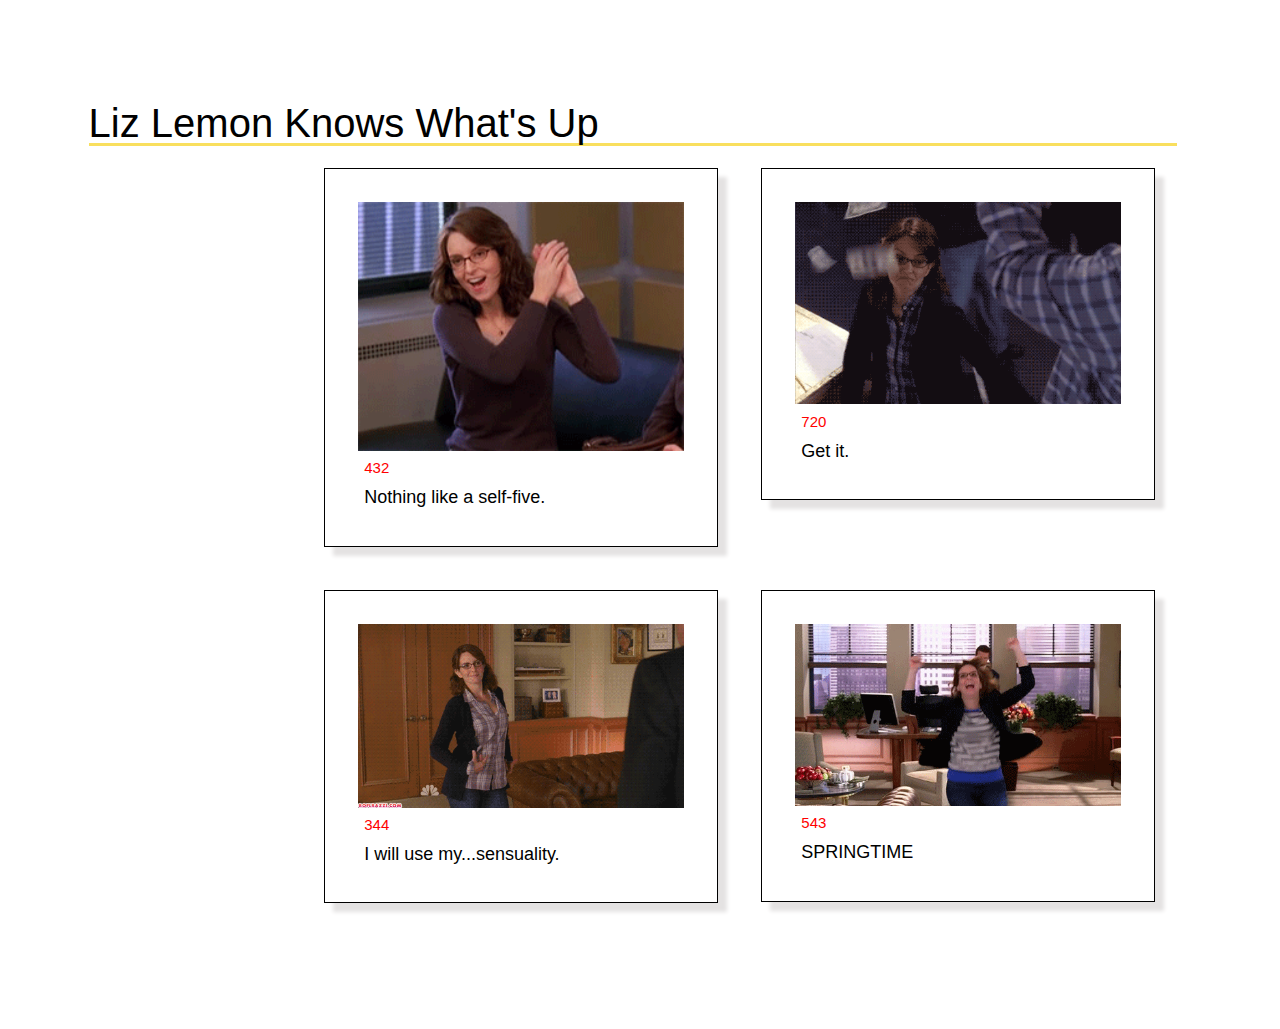
<file: addImage/index.html>
<!DOCTYPE HTML> 

<html> 

<head>
		<meta charset="utf-8"> 
		<link rel='stylesheet' type='text/css' href='style.css'>


		<title>Amy.addImage</title>
</head> 
<body>



<div id="container">

	<h1>Liz Lemon Knows What's Up</h1>

</div>


    <script src='https://code.jquery.com/jquery-2.1.3.min.js'></script>
    <script src='index.js'></script>

</body>
</html>
</file>
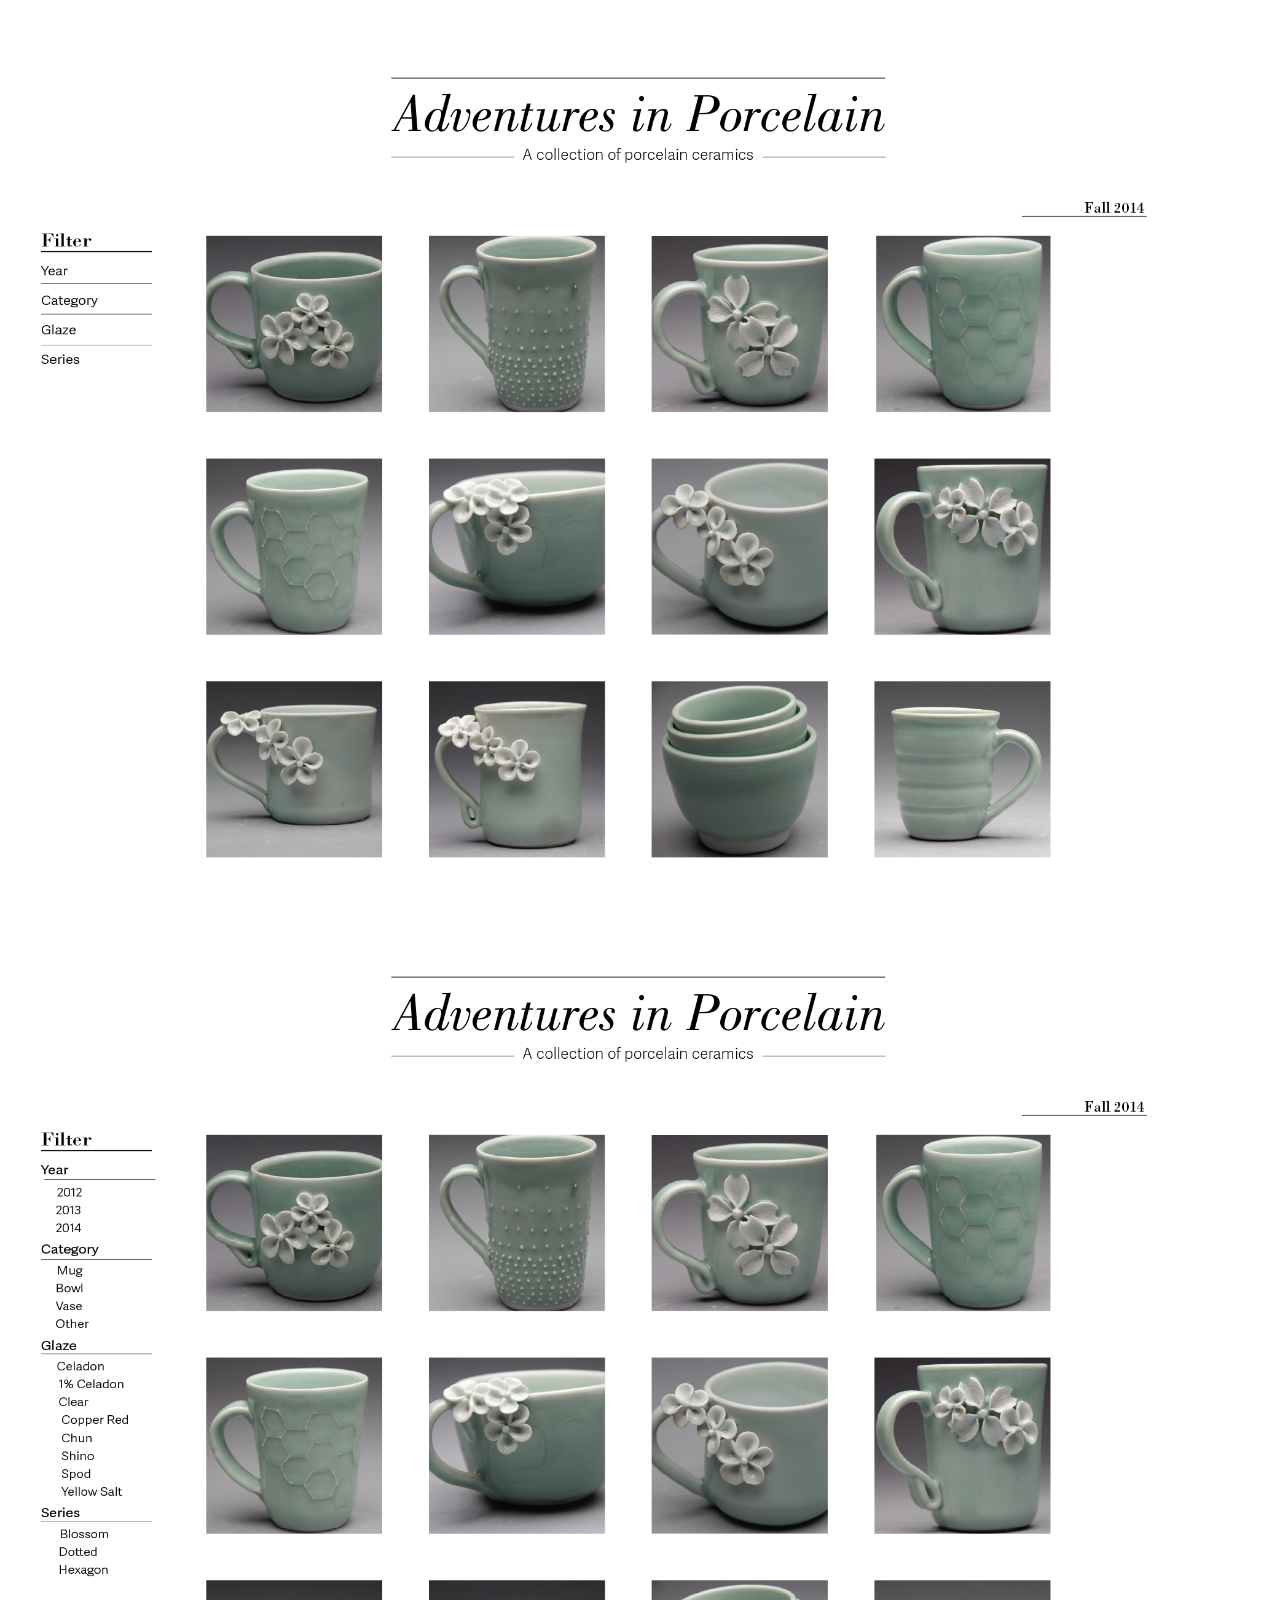
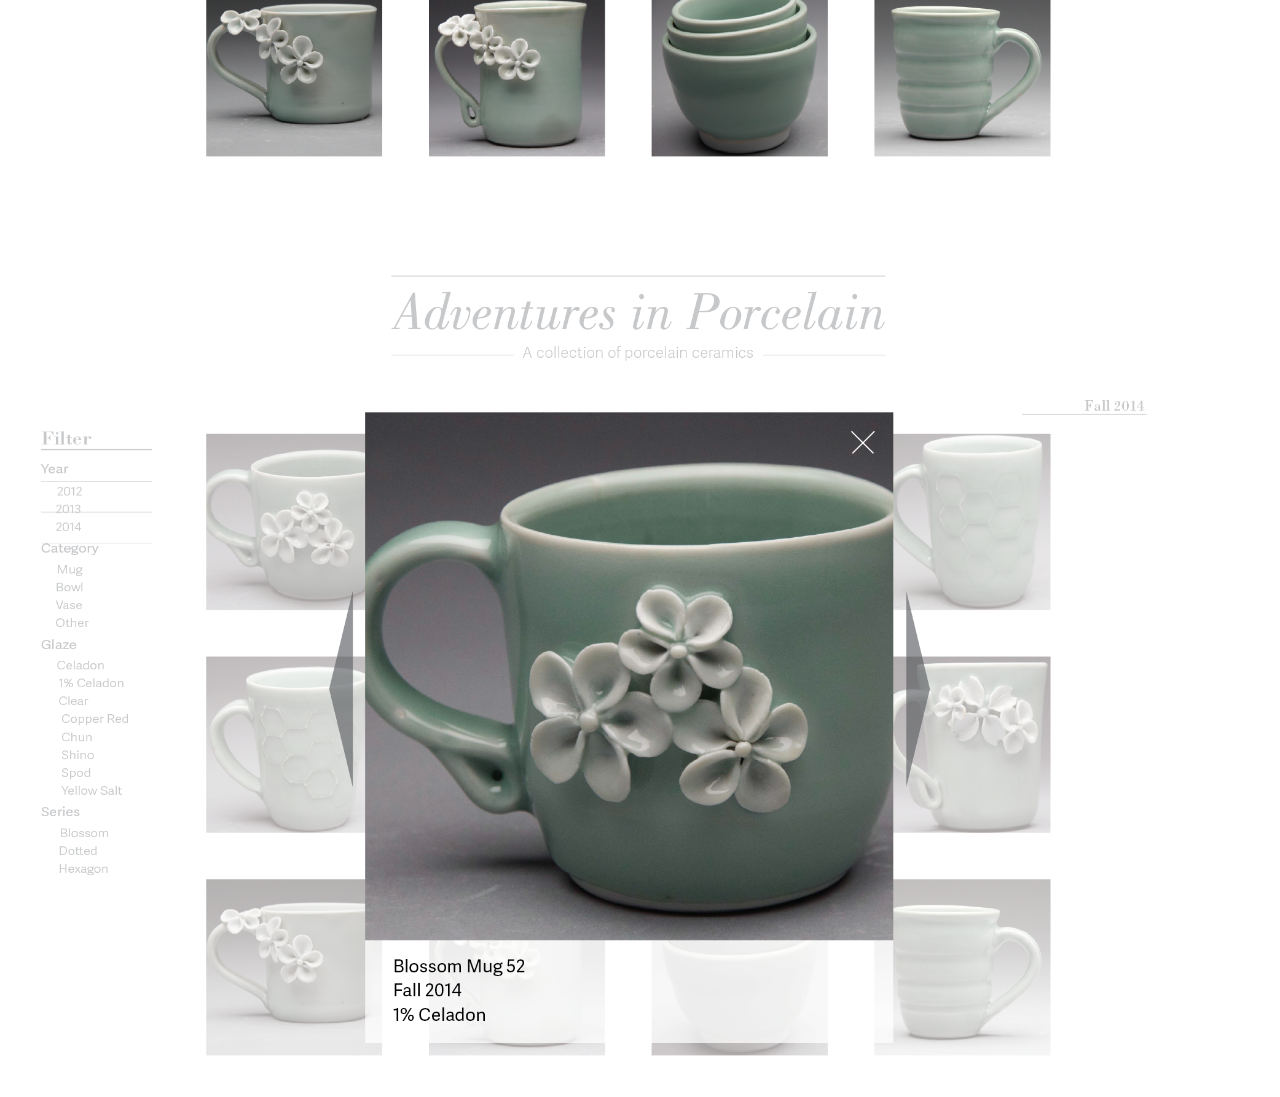
<file: Collection/Index.html>
<!DOCTYPE HTML> 
<html> 
<head>
	<title>Collection Project</title>
	<link rel='stylesheet' type='text/css' href='style.css'> 
</head>
	<body> 

		<div id="wrapper">

			<div id="content">

				<img src="CollectionSite-01.png">
				<img src="CollectionSite-02.png">
				<img src="CollectionSite-03.png">

			</div>

		</div>

	</body> 
</html>
</file>
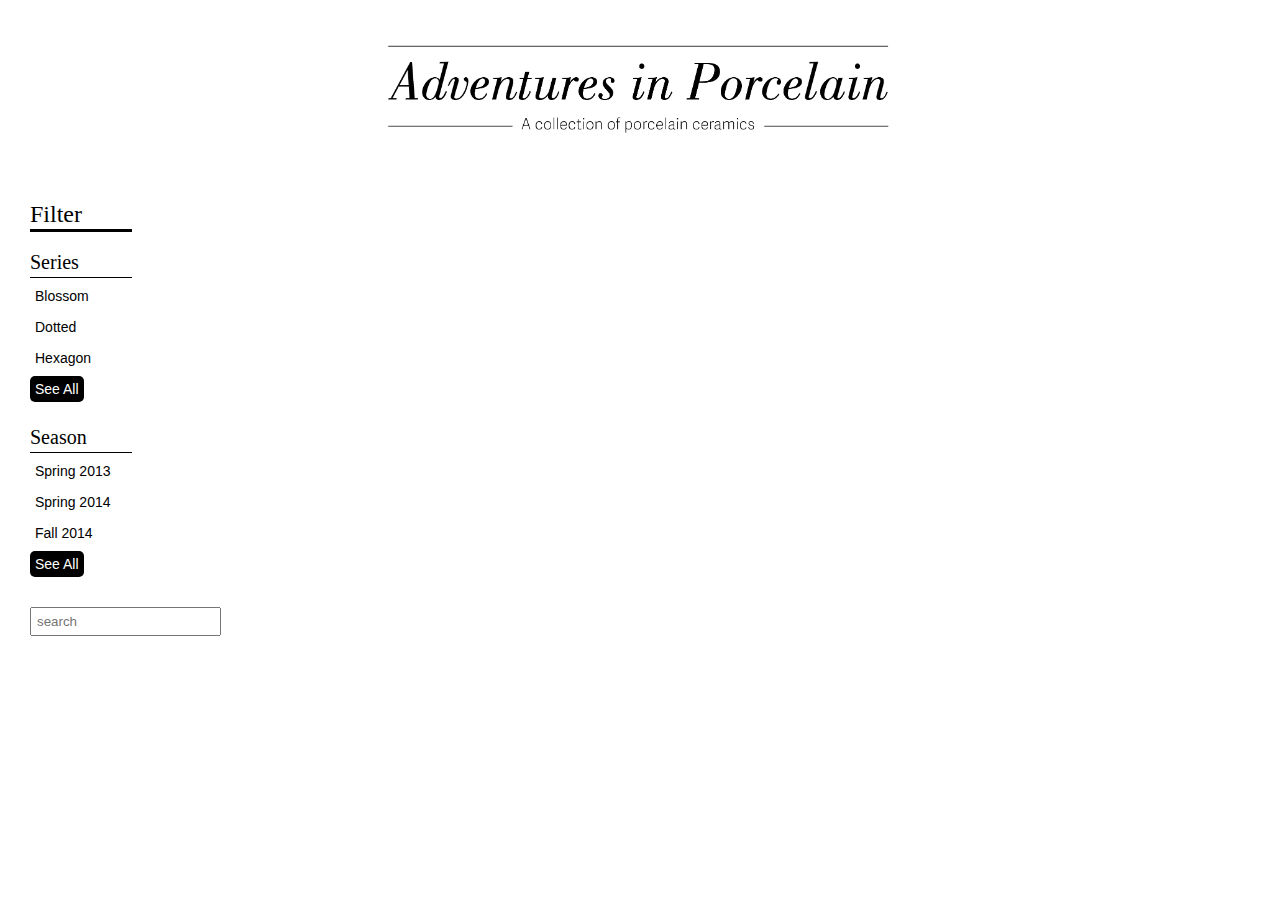
<file: CollectionExample/index.html>
<!DOCTYPE HTML>
<html lang="en">
<head>
  <meta charset="UTF-8">
  <title>Collection Example</title>
  <script src='https://code.jquery.com/jquery-2.1.3.min.js'></script>
  <script src='http://cykod.github.io/Collection.js/packery.pkgd.min.js'></script>
  <script src='http://cykod.github.io/Collection.js/tabletop.js'></script>
  <script src='http://cykod.github.io/Collection.js/collection.js'></script>
  <script src="imagesloaded.pkgd.js"></script>
  <link rel="stylesheet" type="text/css" href="style.css">
  <link rel="stylesheet" href="stylesheet.css" type="text/css" charset="utf-8" />
</head>
<body>

<div id='logoContainer'> 
  <img src="Porcelain.png" id='logo'> 
</div>


<div id='filter-bar-wrapper'>
  <div id='filter-bar'>
    

  <h5>Filter</h5>
  <h6>Series</h6>

    
    <button data-category="blossom"   class='category'>Blossom</button>
    <button data-category="dotted"    class='category'>Dotted</button>
    <button data-category="hexagon"   class='category'>Hexagon</button>

    <button data-category=""          class='category selected' id="all-button">See All</button>

  <h6>Season</h6>
    
    <button data-season="Spring 2013" class='season'>Spring 2013</button>
    <button data-season="Spring 2014" class='season'>Spring 2014</button>
    <button data-season="Fall 2014" class='season'>Fall 2014</button>

    <button data-season="" class='season selected' id="all-button">See All</button>

    <input type='text' id='search' placeholder='search'/>

  </div>
</div>

<div id='collectionWrapper'>

<ul class='collection'>
 


</ul>

</div>

<div class='overlay'></div>
<div class='modal'></div>
<script>


function showModal(item) {
   $(".modal").empty();
   
   var $h1 = $("<h1>").text(item.Name);
   var $img = $("<img>").attr("src",item.PhotoFull);
   var $p = $("<p class='description'>").html(item.Name + "<br>" + item.Season + "<br>" + item.Glaze + "<br>" + item.Series);

   $(".modal").append($h1,$img,$p);
   
   $(".overlay").show();
   $(".modal").show();

}

function hideModal() {
  $(".overlay").hide(); 
  $(".modal").hide();
}

function addItem(item) {
  var $li = $("<div>").addClass("item").addClass(item.Description);

  $li.attr("data-category",item.Series);
  $li.attr("data-season",item.Season);
  $li.attr("data-search", item.Series + " " + item.Season + " " + item.Name + " " + item.Glaze);

  var $img = $("<img class='thumbnail'>").attr("src",item.Photo);

  $li.append($img);

  $li.on("click",function(e) {
      showModal(item);
  });

  $(".collection").append($li);
};

function addItems(data) {
  for(var i=0;i<data.length;i++) {
    addItem(data[i]);
  }
}


function callback(data) { 

  addItems(data);

  var $container = $('.collection');
  $container.imagesLoaded( function() {
  $container.packery({
    itemSelector: '.item',
    gutter: 10
  }); });

  var myCollection = $(".item").collection({
    filters: { 
      "title": "[data-search]",
      "category": "[data-category]",
      "season": "[data-season]"
    },

    update: function() { 
      $container.packery(); 
      setTimeout(function() { $container.packery()},600);
    },
    hide: function($elem) { $elem.hide(); },
    show: function($elem) { $elem.fadeIn(500); },
  });

  $(".category").on("click",function(e) {
      var category = $(this).data("category");
      $("#filter-bar button").removeClass("selected");
      $(this).addClass("selected");
      myCollection.filtered("category",category);
  });

  $(".season").on("click",function(e) {
      var season = $(this).data("season");
      $("#filter-bar button").removeClass("selected");
      $(this).addClass("selected");
      myCollection.filtered("season", season);
  });

  $("#search").on("change keyup",function(e) {
      myCollection.filtered("title", $(this).val());
  });

  $(".overlay").on("click",function(e) {
      hideModal();
  });

}


  Tabletop.init( { key: "https://docs.google.com/spreadsheets/d/1FqMoG3i7m_AMmbDneHmzgEcMeibyzpO0479Xs82oOzk/pubhtml?gid=0&single=true",
                   callback: callback,
                   simpleSheet: true } )


</script>
	
</body>
</html>
</file>
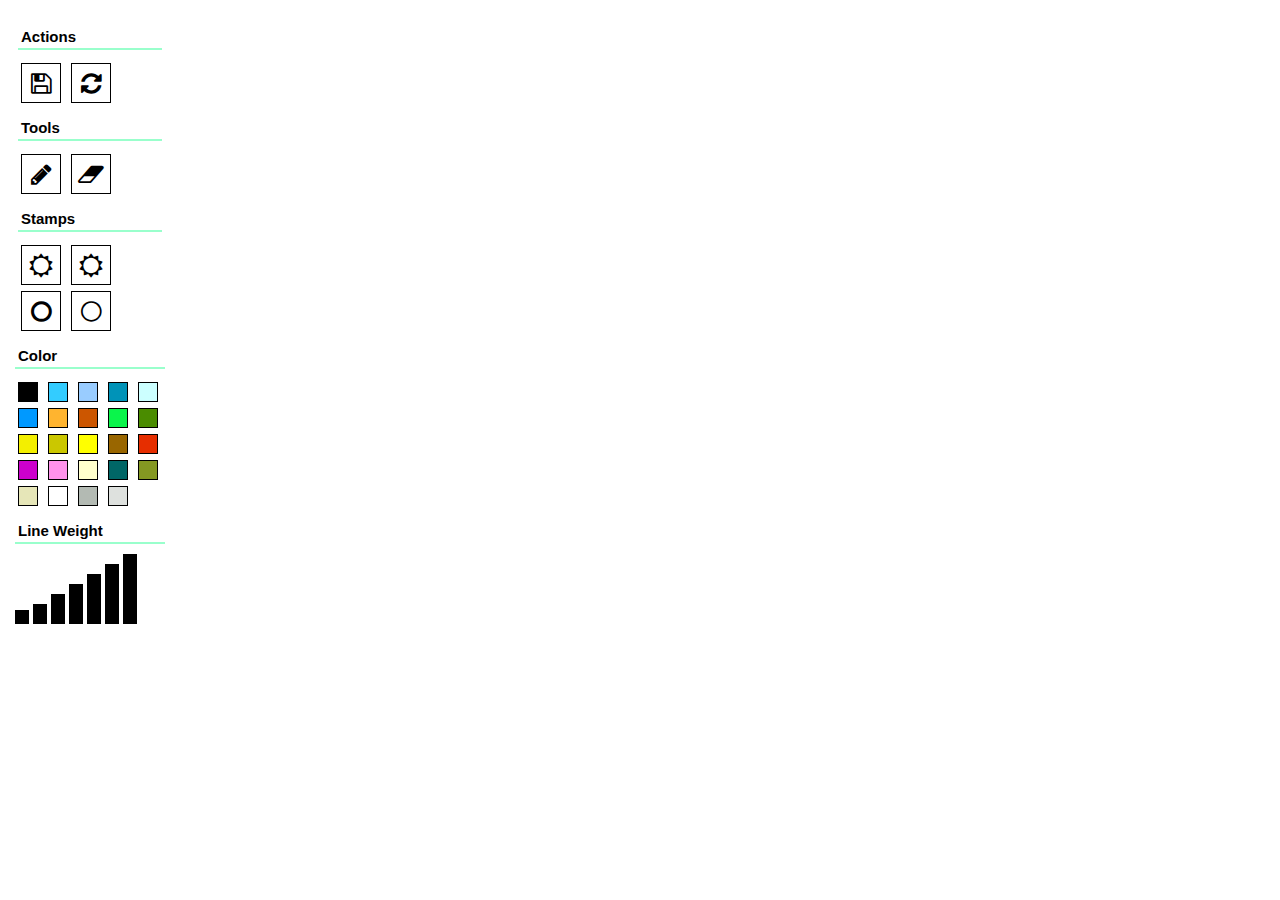
<file: MassPaint/index.html>
<!DOCTYPE HTML>
<html lang="en">
<head>
	<!-- Start of Async Drift Code -->
<script>
"use strict";

!function() {
  var t = window.driftt = window.drift = window.driftt || [];
  if (!t.init) {
    if (t.invoked) return void (window.console && console.error && console.error("Drift snippet included twice."));
    t.invoked = !0, t.methods = [ "identify", "config", "track", "reset", "debug", "show", "ping", "page", "hide", "off", "on" ], 
    t.factory = function(e) {
      return function() {
        var n = Array.prototype.slice.call(arguments);
        return n.unshift(e), t.push(n), t;
      };
    }, t.methods.forEach(function(e) {
      t[e] = t.factory(e);
    }), t.load = function(t) {
      var e = 3e5, n = Math.ceil(new Date() / e) * e, o = document.createElement("script");
      o.type = "text/javascript", o.async = !0, o.crossorigin = "anonymous", o.src = "https://js.driftt.com/include/" + n + "/" + t + ".js";
      var i = document.getElementsByTagName("script")[0];
      i.parentNode.insertBefore(o, i);
    };
  }
}();
drift.SNIPPET_VERSION = '0.3.1';
drift.load('784n6hb42yas');
</script>
<!-- End of Async Drift Code -->
  <meta charset="UTF-8">
  <title>AmyDraws</title>
  <script src='http://cykod.github.io/Logoish/logoish.js'></script>
  <script src='https://code.jquery.com/jquery-1.11.2.js'></script>
   <link href='style.css' rel='stylesheet' type='text/css' />
      <link rel="stylesheet" href="http://maxcdn.bootstrapcdn.com/font-awesome/4.3.0/css/font-awesome.min.css">

</head>
<body>
  <script>
    Logoish.init();
  </script>


  <div class='buttons'>

    <div id="saveReplay">
      <h1>Actions</h1>
           <button id='button-save' class='tool'><span class="fa fa-floppy-o"></span></button>
           <button id='button-replay' class='tool'><span class="fa fa-refresh"></span></button>
    </div>


    <div id="penEraser">
          
          <h1>Tools</h1>
    
          <button id='button-pen' class='tool'><span class="fa fa-pencil"></span></button>
          <button id='button-eraser' class='tool'><span class="fa fa-eraser"></span></button>
    </div>


  <div id="stamp">      

         <h1>Stamps</h1>

         <button id='button-flower' class='tool'><span class="fa fa-sun-o"></span></button>
        
         <button id='button-flowerSmall' class='tool'><span class="fa fa-sun-o"></span></button>
 
         <button id='button-bubble' class='tool'><span class="fa fa-circle-o"></span></button>
        
         <button id='button-bubbleSmall' class='tool'><span class="fa fa-circle-thin"></span></button>



  
  </div>       

    <div id="swatches">
        <h1>Color</h1>
	
	       <button id='button-black' class="color" data-color="black"></button>
	
          <button id='button-brightBlue' class="color" data-color="#33CCFF"></button>
          <button id='button-medBlue' class="color" data-color="#99CCFF"></button>
          <button id='button-darkBlue' class="color" data-color="#0093B8"></button>
          <button id='button-oceanBlue' class="color" data-color="#CCFFFF"></button>
          <button id='button-trueBlue' class="color" data-color="#0099FF"></button>
  
          <button id='button-orange' class="color" data-color="#FFB42F"></button>
          <button id='button-darkOrange' class="color" data-color="#CC5600"></button>
  
          <button id='button-green' class="color" data-color="#0AF54B"></button>
          <button id='button-darkGreen' class="color" data-color="#4A8C00"></button>
  
          <button id='button-yellow' class = "color" data-color="#F3EF00"></button>          
          <button id='button-darkYellow' class="color" data-color="#CBC700"></button>
          <button id='button-spongeYellow' class="color" data-color="#FFFF00"></button>
  
          <button id='button-brown' class="color" data-color="#996600"></button>
  
          <button id='button-red' class="color" data-color="#E62E00"></button>

          <button id='button-purple' class="color" data-color="#CC00CC"></button>

          <button id='button-pink' class="color" data-color="#FF92EB"></button>

          <button id='button-sand' class="color" data-color="#FFFFCC"></button>

          <button id='button-greyGreen' class="color" data-color="#006666"></button>

          <button id='button-seaweed' class="color" data-color="#849822"></button>

          <button id='button-sandDark' class="color" data-color="#E6E6B8"></button>

          <button id='button-white' class="color" data-color="white"></button>

          <button id='button-gray' class="color" data-color="#B3BAB3"></button>

          <button id='button-lightGray' class="color" data-color="#DEE1DE"></button>

    </div>      
    
    <div id="lineWeight">
        <h1>Line Weight </h1>

          <button id='button-lineLight' class="line" data-width="1"></button>
          <button id='button-lineReg' class="line" data-width="5"></button>
          <button id='button-lineMed' class="line" data-width="10"></button>
          <button id='button-lineBold' class="line" data-width="25"></button>
          <button id='button-lineBlack' class="line" data-width="50"></button>
          <button id='button-lineUltra' class="line" data-width="80"></button>
          <button id='button-lineSuper' class="line" data-width="100"></button>
    </div>



  <script src='draw.js'></script>
</body>
</html>
</file>
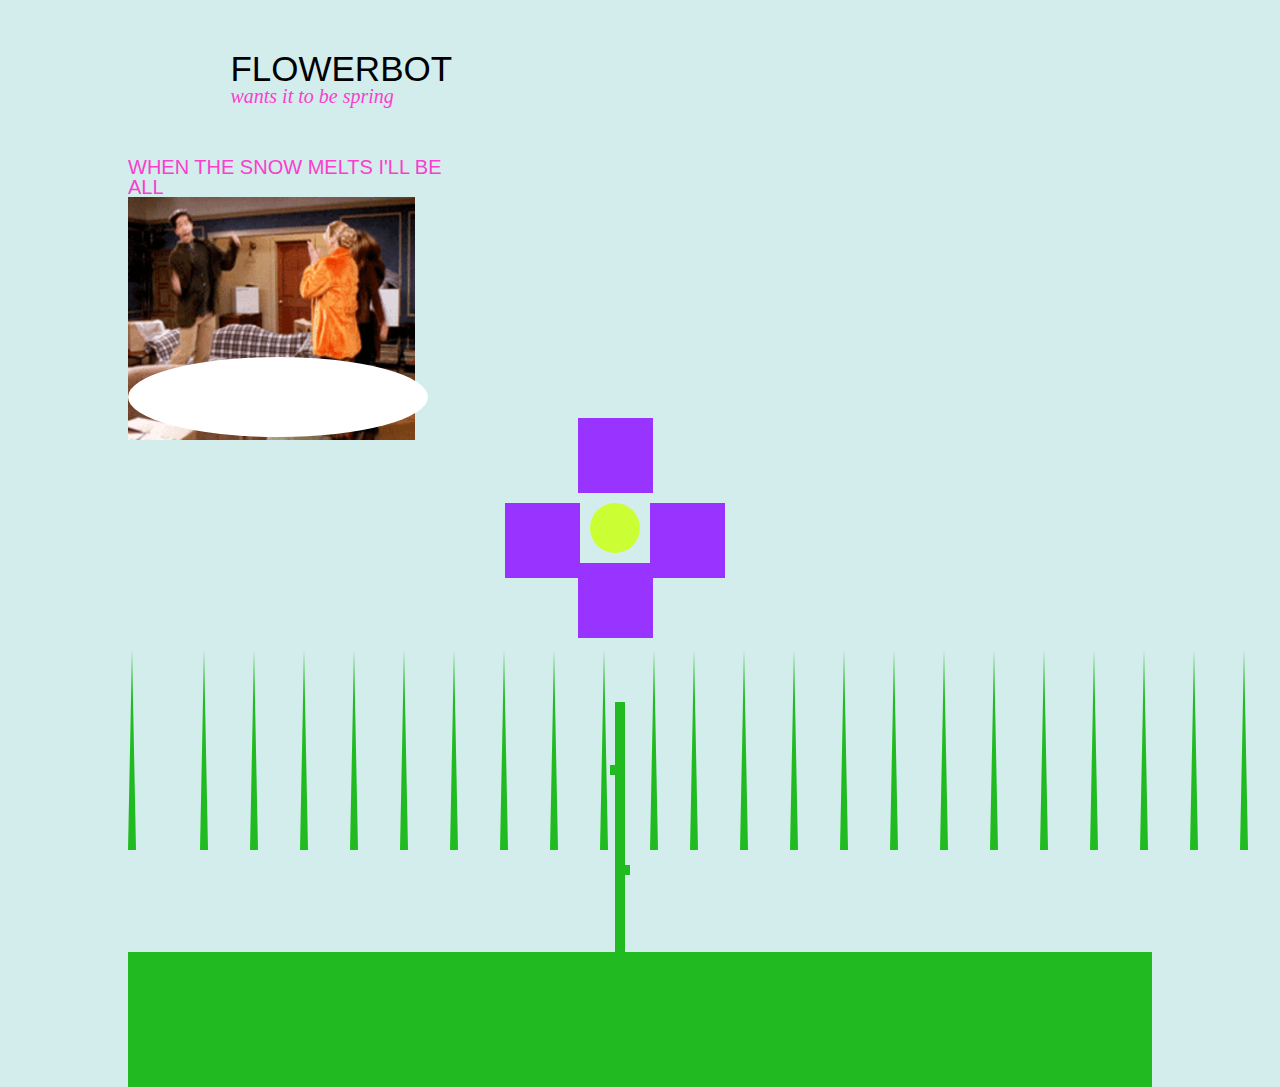
<file: Robot/index.html>
<DOCTYPE! HTML>
<html> 

<head>
		<title>Flowerbot.</title>
		  <link rel="stylesheet" type="text/css" href="style.css">
</head>

<header>
	<div id="topContainer">
		<h1>Flowerbot</h1>
		<p id="spring">wants it to be spring</p>
	</div>
</header>

	<body id="bodyContainer">
		<div id="RossCan">
			<p id="rossText">when the snow melts I'll be all</p>
			<img src="ROSS CAN.gif" id="Ross">
			<div class="cloud" id="puffOne"></div>
		</div>

		
		<div id="flowerContainer">

				<div id="center">
				
						<div id="petals">
						<div class="petal" id="petalOne"></div>
						<div class="petal" id="petalTwo"></div>
						<div class="petal" id="petalThree"></div>
						<div class="petal" id="petalFour"></div>
						</div>
					</div>
						<div id="stem">
							<div class="leaf" id="leafOne"></div>
							<div class="leaf" id="leafTwo"></div>
						</div>
					</div>
				</div>			
			</div>
	


<footer id="footer">
	<div class="grass" id="grassOne"></div>
	<div class="grass" id="grassTwo"></div>
	<div class="grass" id="grassThree"></div>
	<div class="grass" id="grassFour"></div>
	<div class="grass" id="grassFive"></div>
	<div class="grass" id="grassSix"></div>
	<div class="grass" id="grassSeven"></div>
	<div class="grass" id="grassEight"></div>
	<div class="grass" id="grassNine"></div>
	<div class="grass" id="grassTen"></div>
	<div class="grass" id="grassEleven"></div>
	<div class="grass" id="grassTwelve"></div>
	<div class="grass" id="grassThirteen"></div>	
	<div class="grass" id="grassFourteen"></div>
	<div class="grass" id="grassFifteen"></div>
	<div class="grass" id="grassSixteen"></div>
	<div class="grass" id="grassSeventeen"></div>
	<div class="grass" id="grassEighteen"></div>
	<div class="grass" id="grassNineteen"></div>
	<div class="grass" id="grassTwenty"></div>
	<div class="grass" id="grassTwentyOne"></div>
	<div class="grass" id="grassTwentyTwo"></div>
	<div class="grass" id="grassTwentyThree"></div>

	</div>











	</body>
</html>
</file>
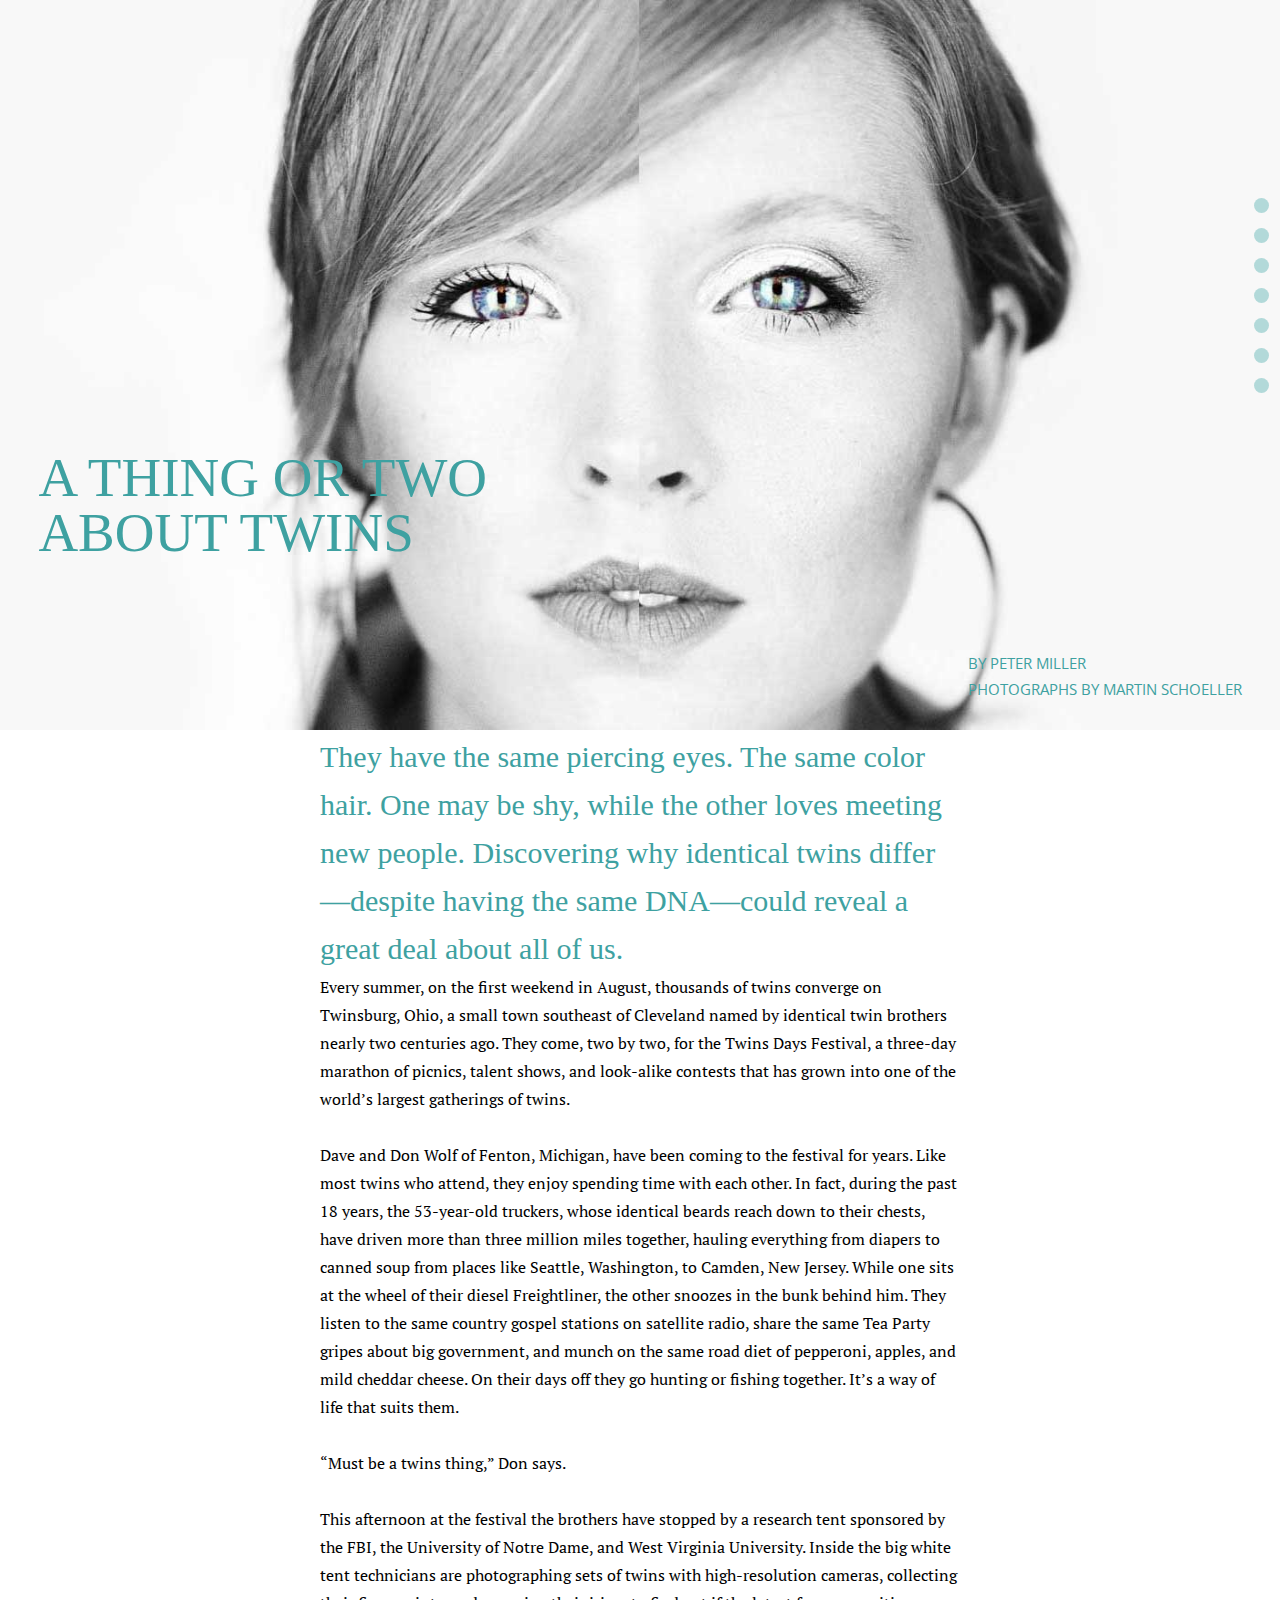
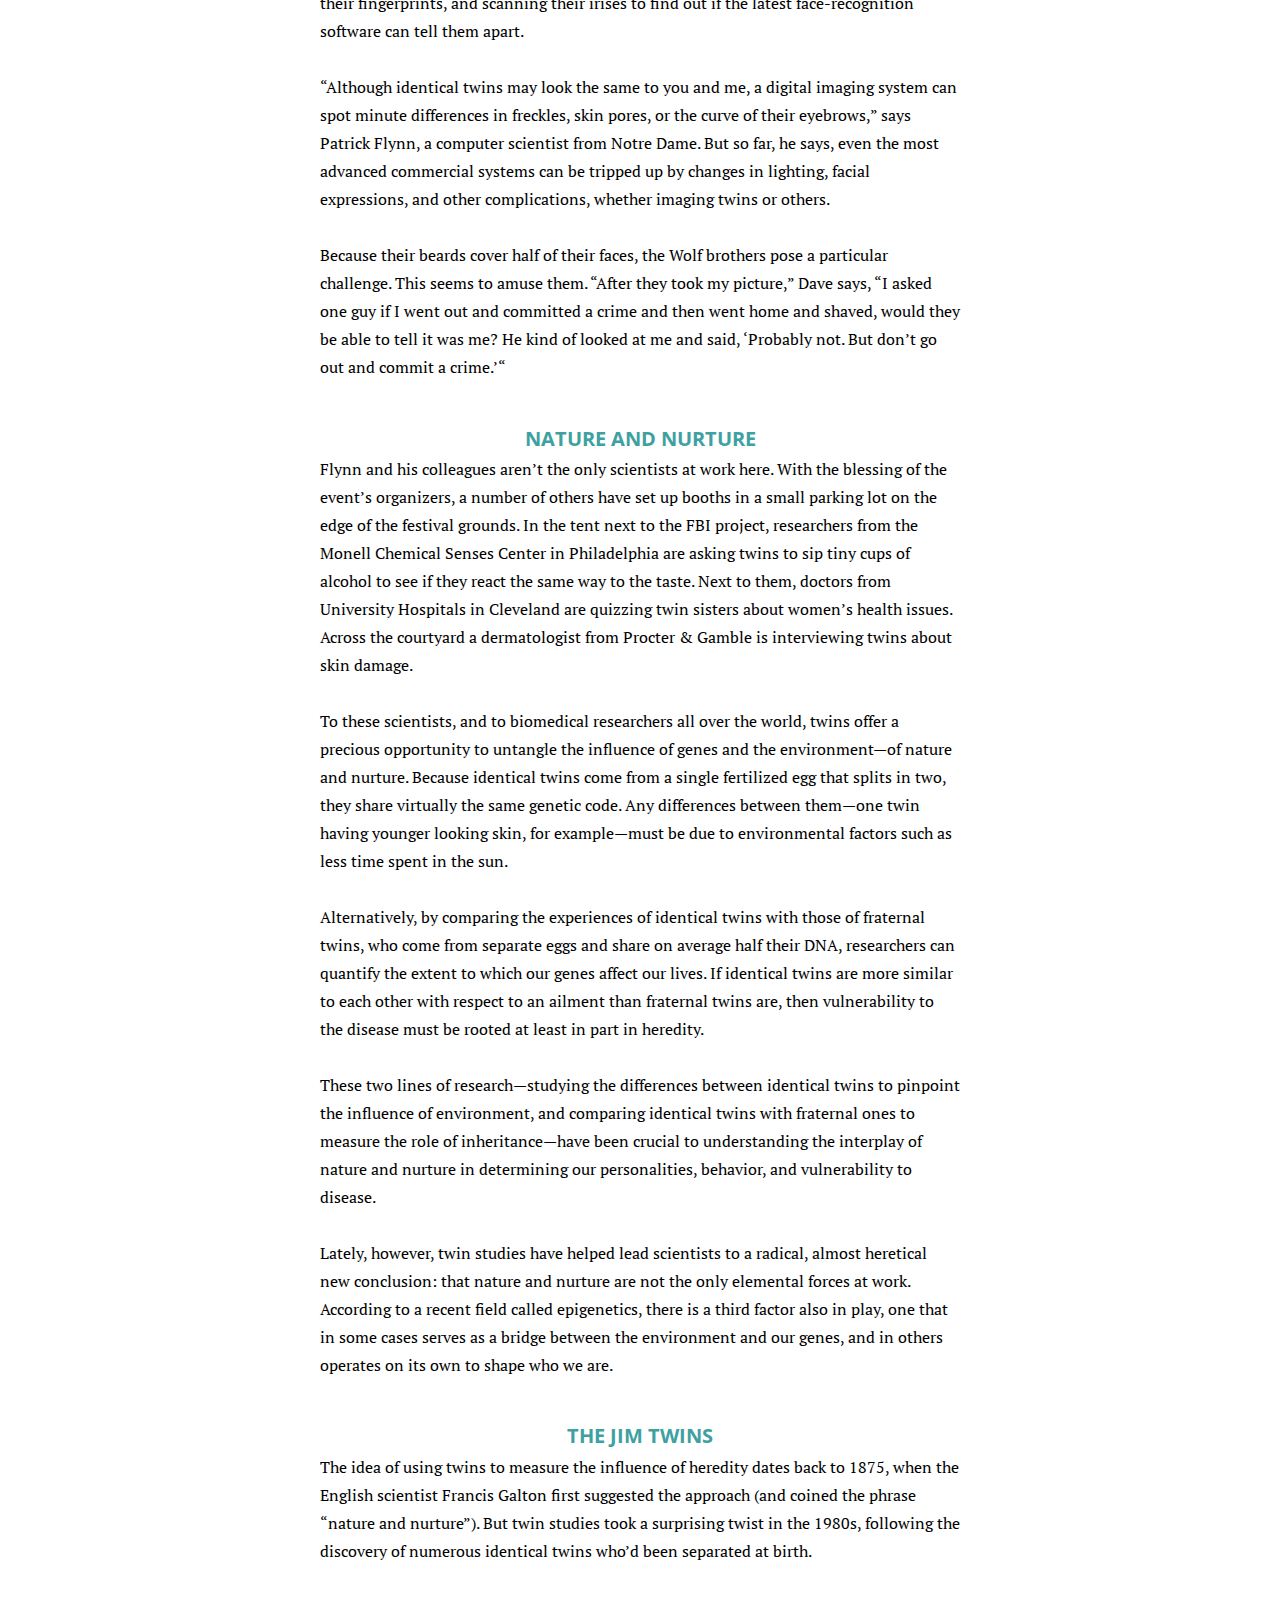
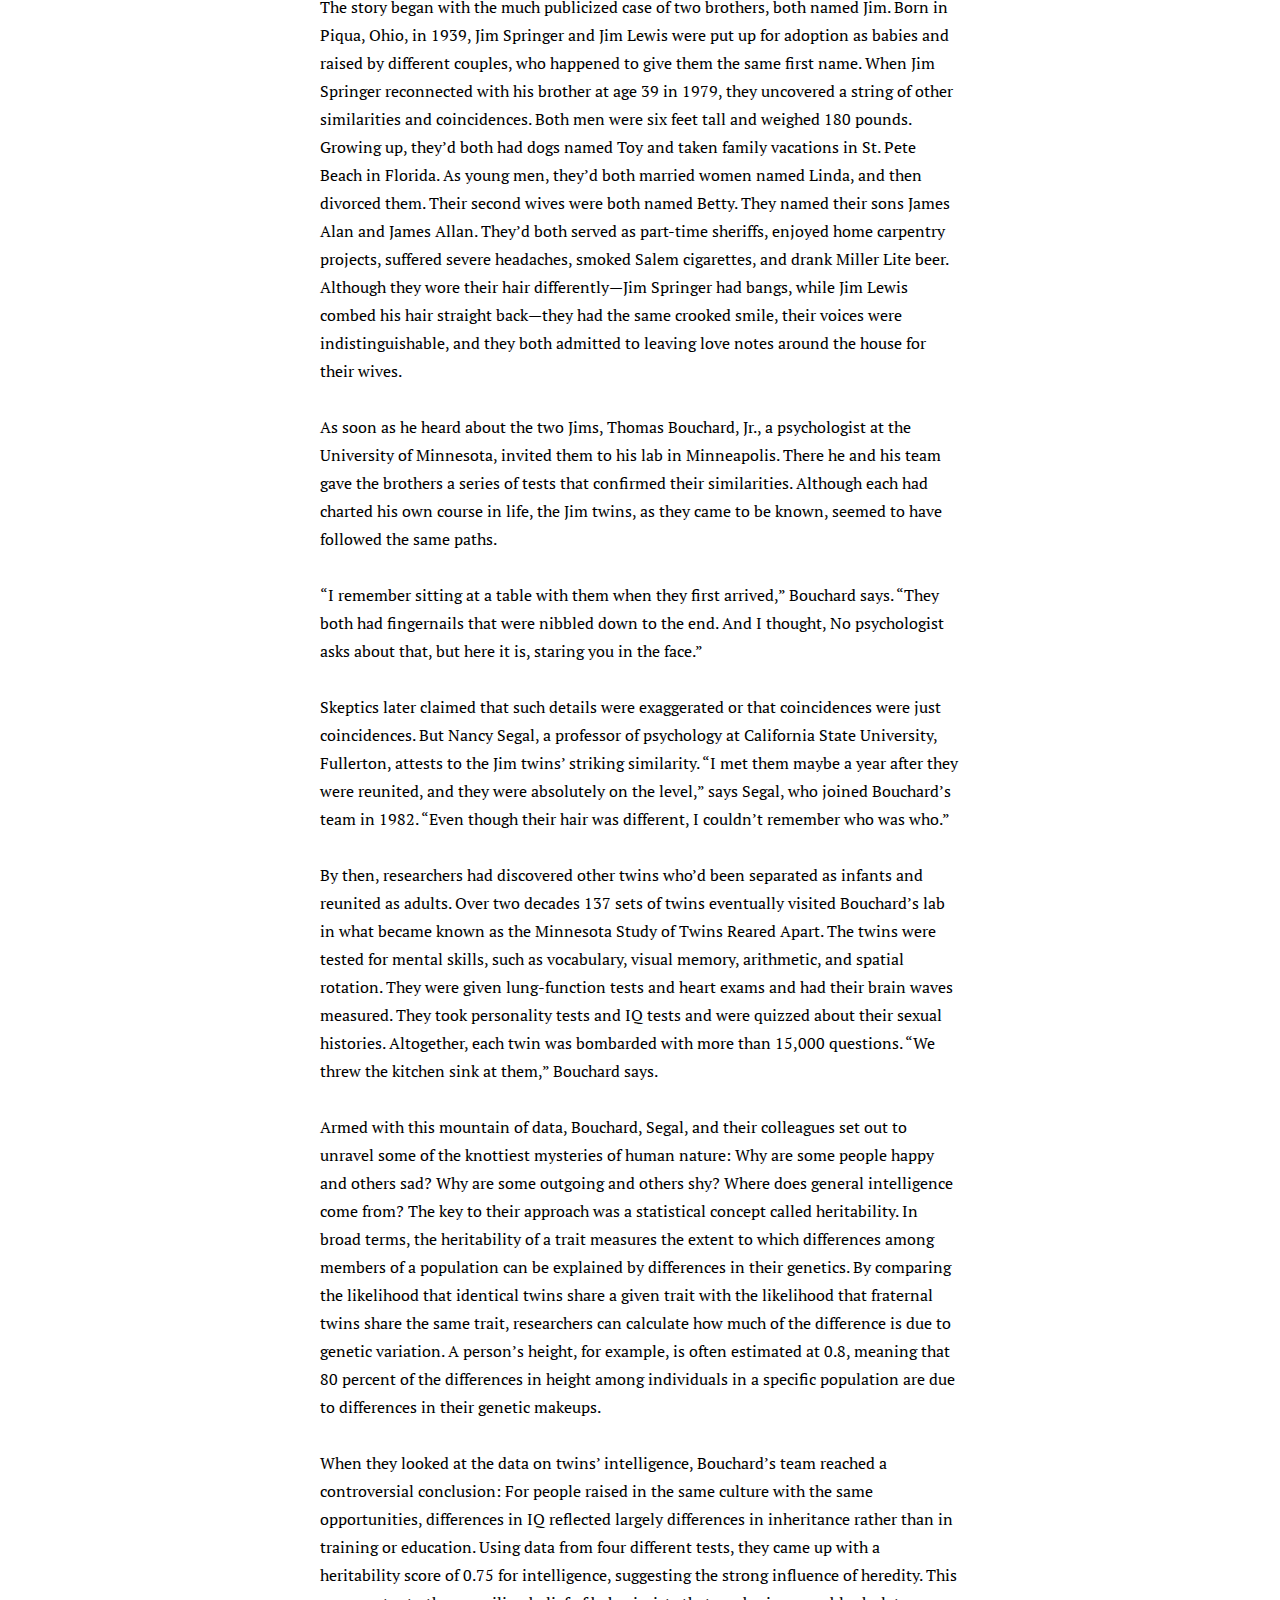
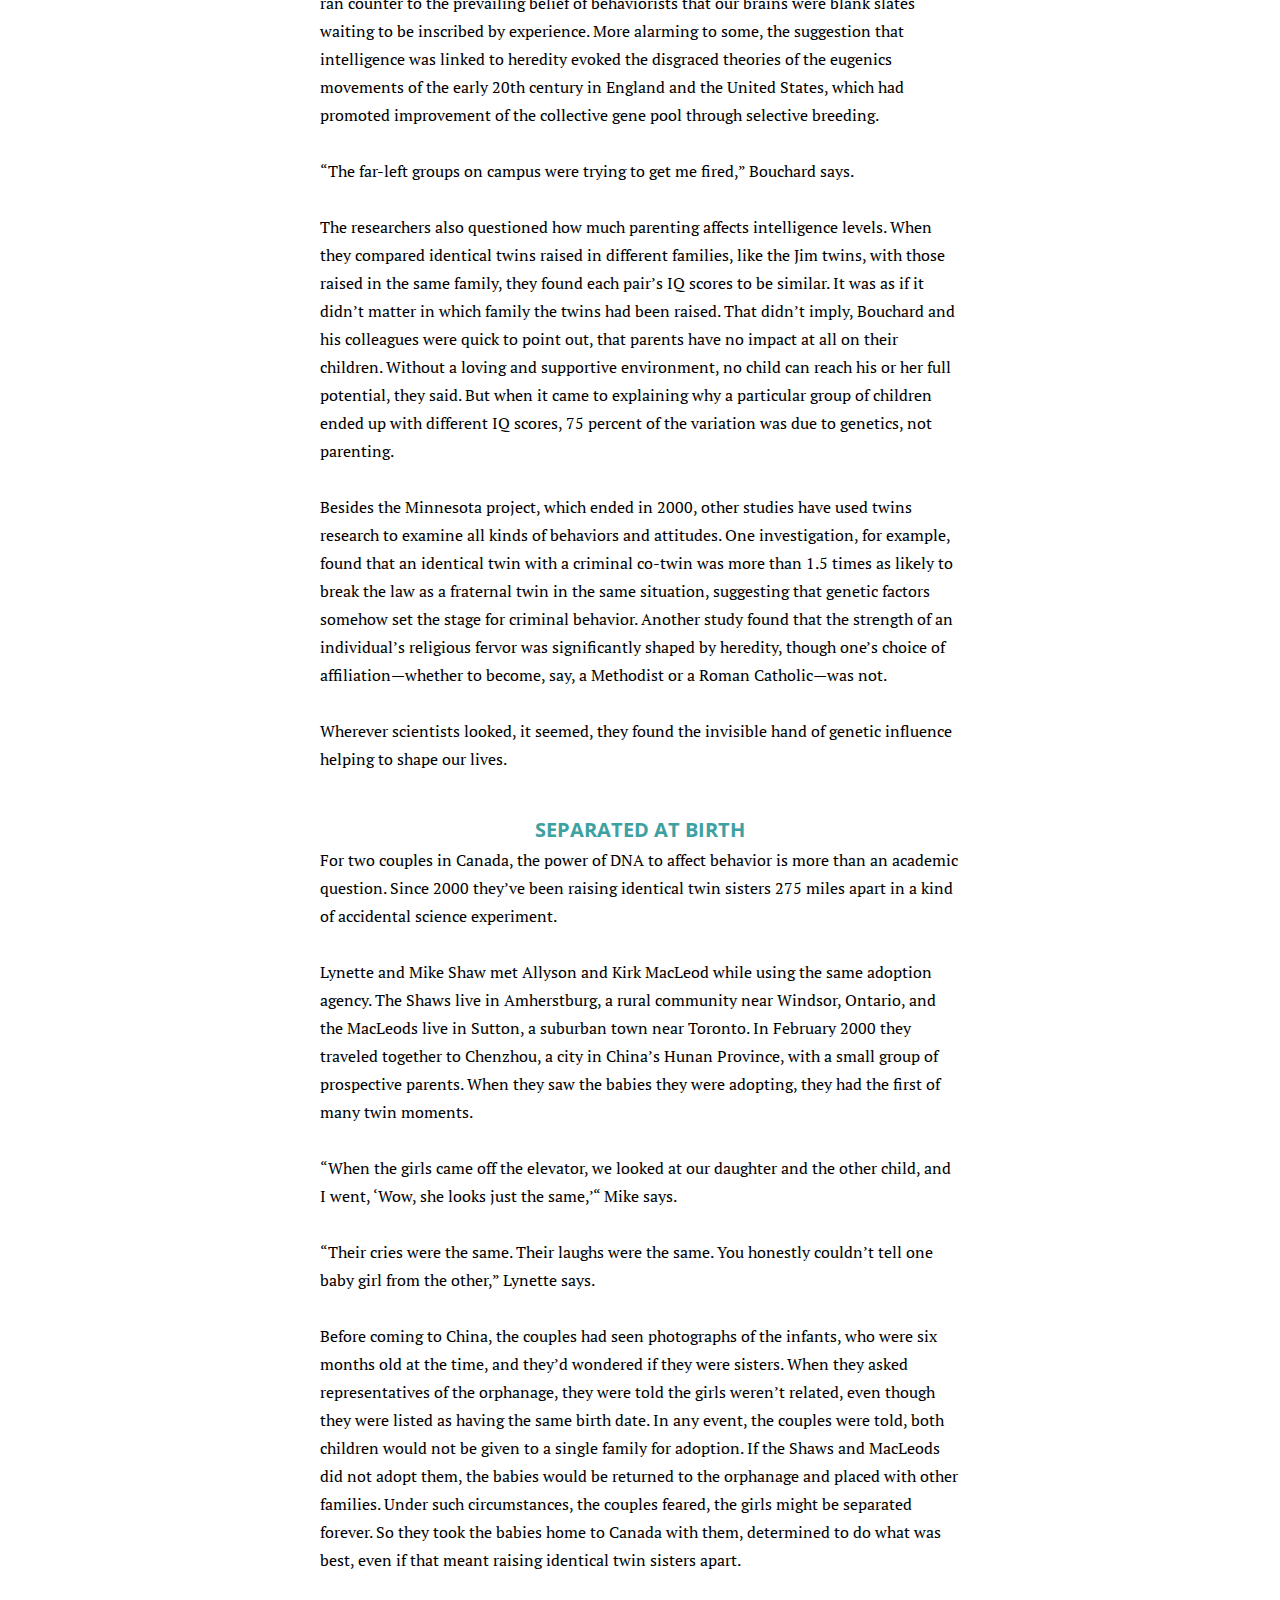
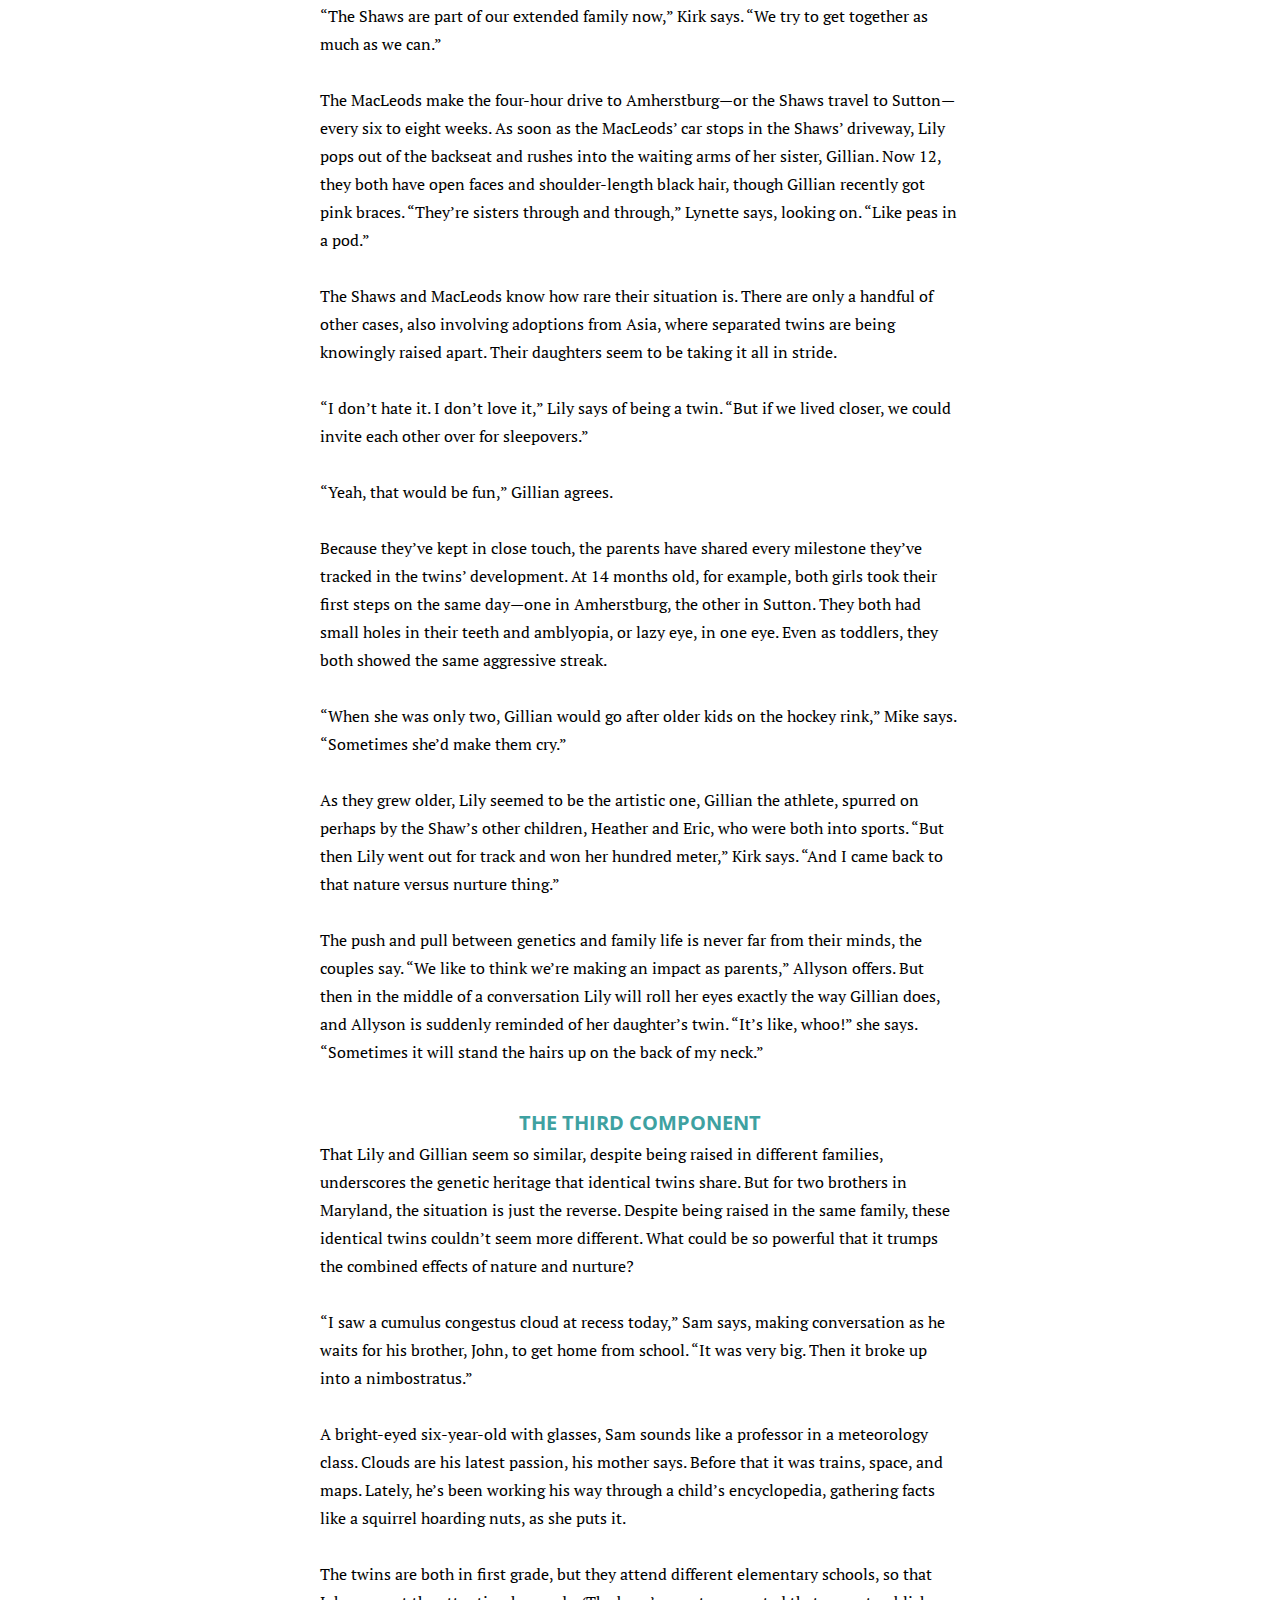
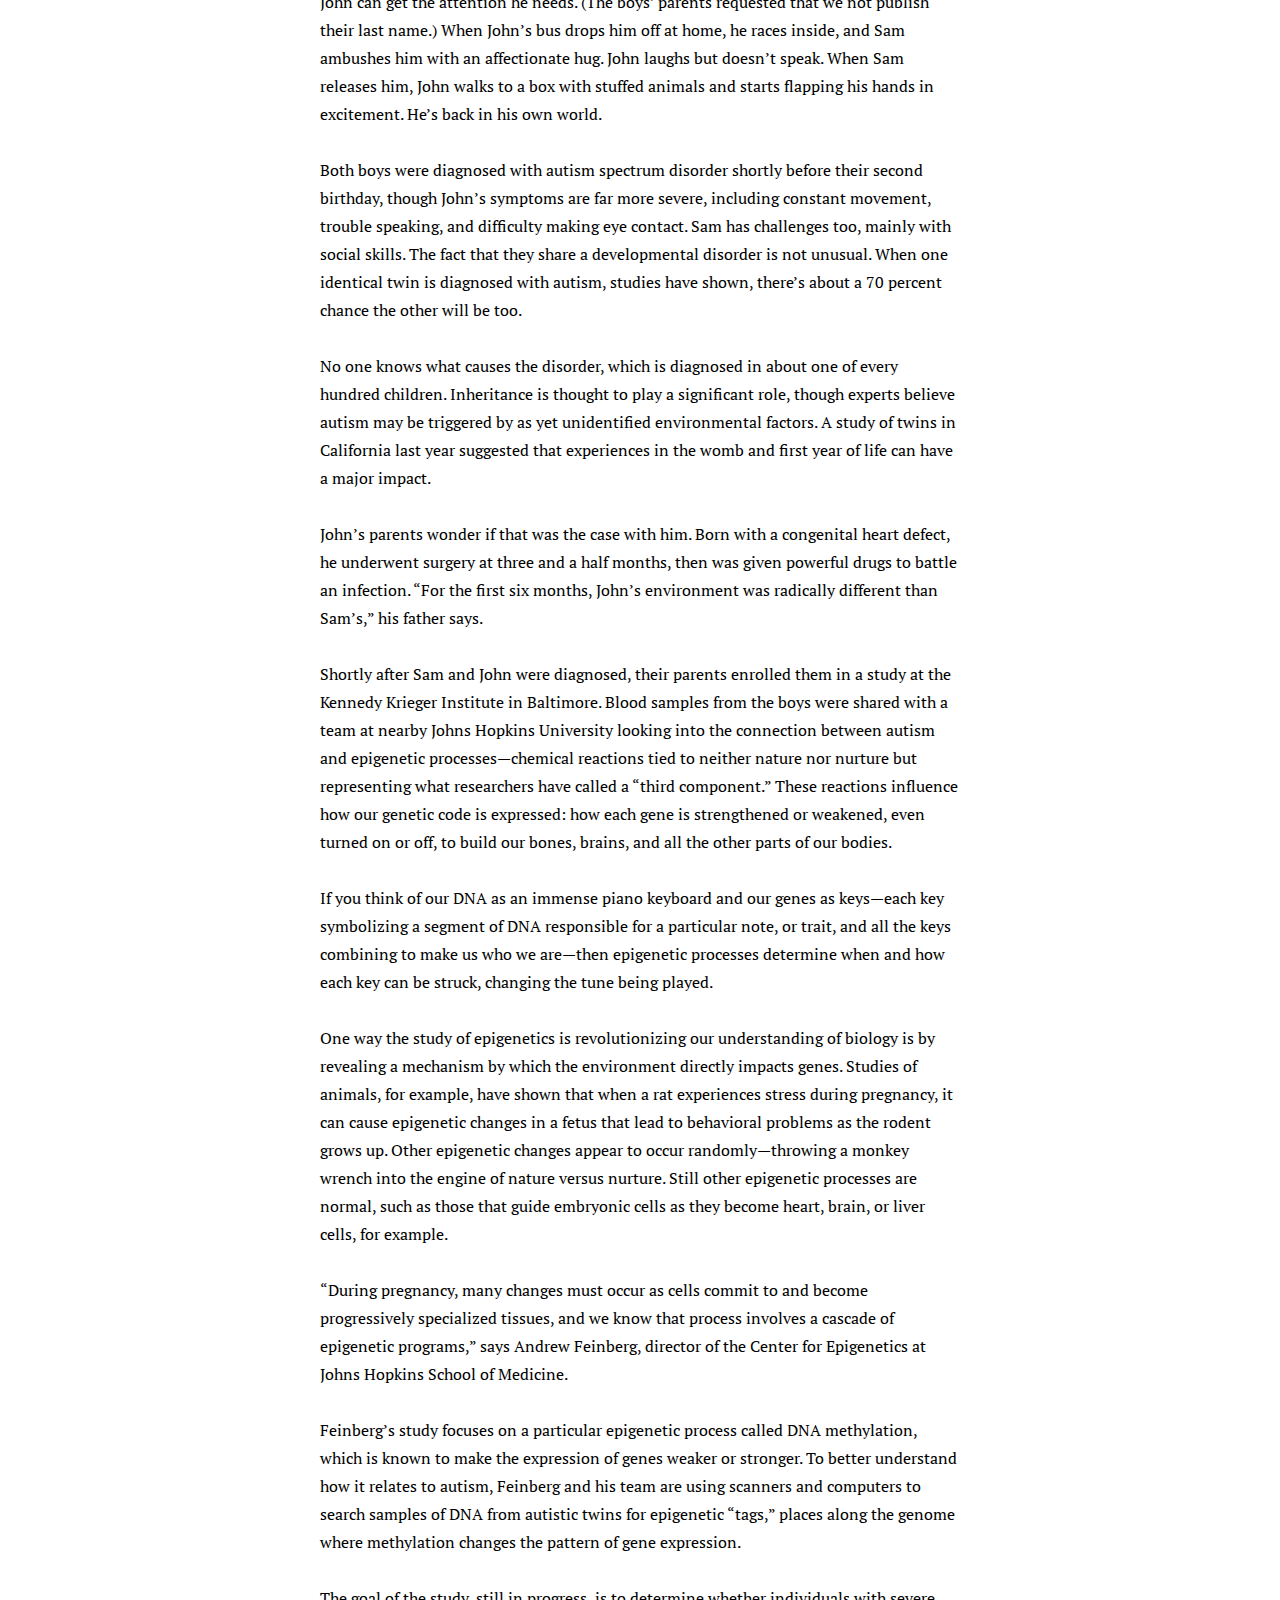
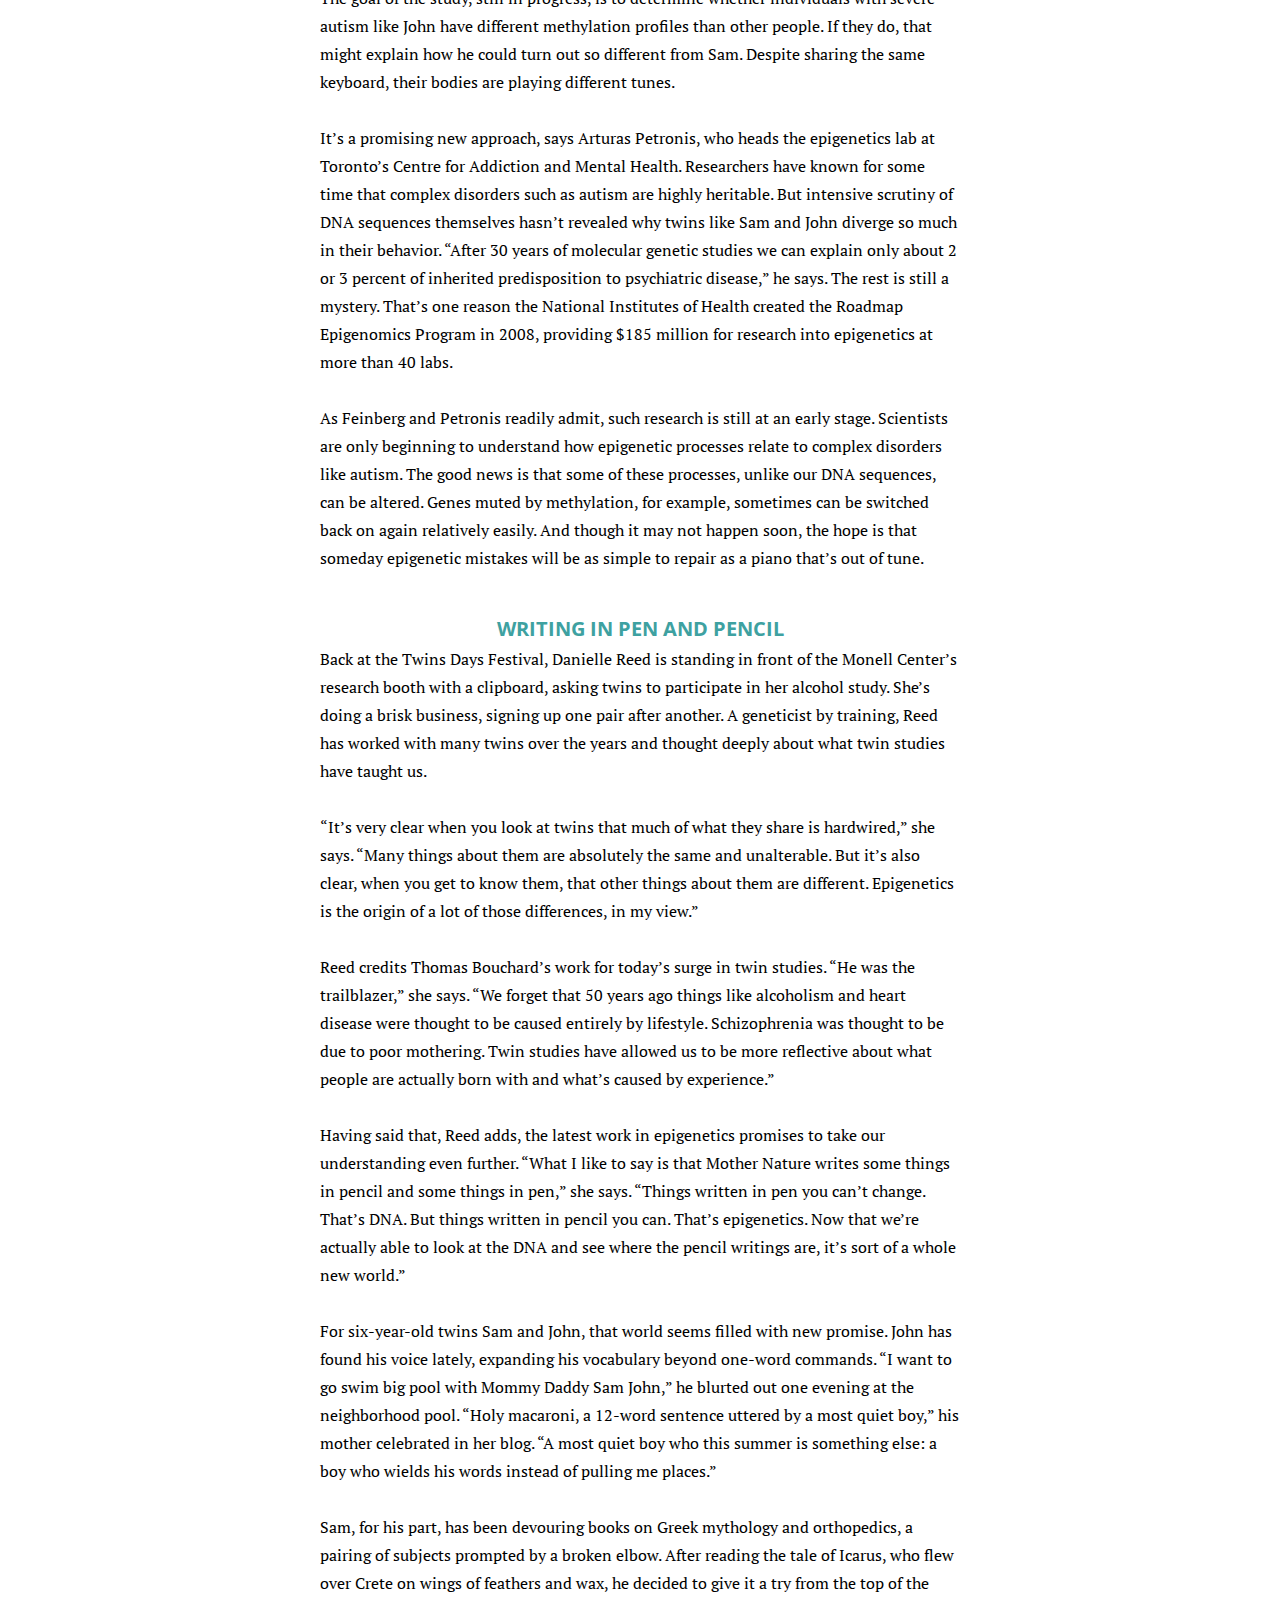
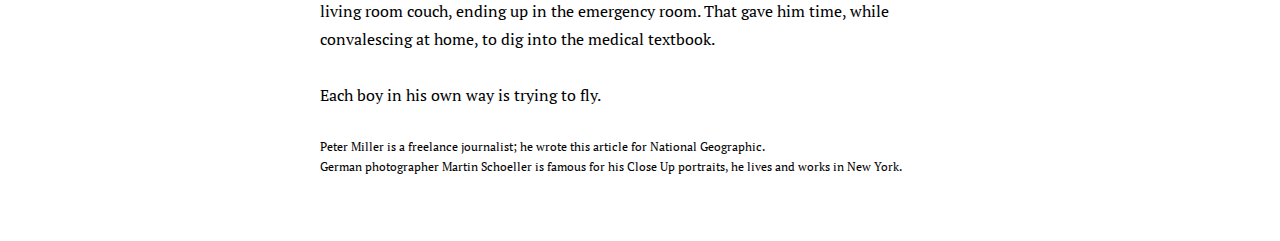
<file: ScrollSite/index.html>
<!DOCTYPE HTML> 

<html> 

<head>

	<script src='https://code.jquery.com/jquery-2.1.3.js'></script>
	<script src='http://cykod.github.io/ScrollFlight/scroll_flight.js'></script>
	
		<meta charset="utf-8"> 
		
		<link rel='stylesheet' type='text/css' href='style.css'>
	
	<link href='http://fonts.googleapis.com/css?family=PT+Serif|Open+Sans:400,300,600,700,800|Goudy+Bookletter+1911|Source+Serif+Pro|Gentium+Book+Basic' rel='stylesheet' type='text/css'>

		<title>Twins ScrollSite</title>
</head> 

<body>

		
		<div id="top" class=" scroller section">

	<div id="nav">
	<nav class="menu">
		<ul>
			<li><a href="#top"      class="li"></a></li>
			<li><a href="#section1" class="li"></a></li>
			<li><a href="#section2" class="li"></a></li>
			<li><a href="#section3" class="li"></a></li>
			<li><a href="#section4" class="li"></a></li>
			<li><a href="#section5" class="li"></a></li>
			<li><a href="#section6" class="li"></a></li>
		
		</ul>
	</nav>

</div>




				<img src="SchoellerTwins_1x.jpg" id="imageTop">
				<img src="SchoellerTwins_1a.png" id="imageTopLeft">
				<img src="SchoellerTwins_1b.png" id="imageTopRight">
				<h1 id="title">A Thing or Two <br>About Twins</h1>
				<h2 id="credit">By Peter Miller <br>Photographs by Martin Schoeller</h2>
					



			</div>
		

	<div id="container">	
		<div id="textBlock">
			
			
			

					<h4 id="leadIn"> They have the same piercing eyes. The same color hair. One may be shy, while the other loves meeting new people. Discovering why identical twins differ—despite having the same DNA—could reveal a great deal about all of us.</h4>

		<div id="section1" class="section">

				<img src="SchoellerTwins_2.jpg" id="imageLeft" class="scrolling">
				<img src="SchoellerTwins_3.jpg" id="imageRight" class="scrolling">

				<p id="twinStory1" class="scrolling story"> When Christopher Griffin (right) got the number two tattooed on his wrist as a symbol of being 	a twin, he thought his brother Cole (left) would get a matching tattoo. Cole did, sort of. “I was born first, so I got a ‘one,’ ” he says, laughing. At 20, the twins say they now share more and get along better than they did growing up. They go to different Ohio colleges but have a daily reminder of each other: Each has the other’s name tattooed on his inner lip.</p>
	
				<p class="mainText">
					
					Every summer, on the first weekend in August, thousands of twins converge on Twinsburg, Ohio, a small town southeast of Cleveland named by identical twin brothers nearly two centuries ago.

					They come, two by two, for the Twins Days Festival, a three-day marathon of picnics, talent shows, and look-alike contests that has grown into one of the world’s largest gatherings of twins.<br><br>

					Dave and Don Wolf of Fenton, Michigan, have been coming to the festival for years. Like most twins who attend, they enjoy spending time with each other. In fact, during the past 18 years, the 53-year-old truckers, whose identical beards reach down to their chests, have driven more than three million miles together, hauling everything from diapers to canned soup from places like Seattle, Washington, to Camden, New Jersey. While one sits at the wheel of their diesel Freightliner, the other snoozes in the bunk behind him. They listen to the same country gospel stations on satellite radio, share the same Tea Party gripes about big government, and munch on the same road diet of pepperoni, apples, and mild cheddar cheese. On their days off they go hunting or fishing together. It’s a way of life that suits them.<br><br>

					“Must be a twins thing,” Don says.<br><br>

					This afternoon at the festival the brothers have stopped by a research tent sponsored by the FBI, the University of Notre Dame, and West Virginia University. Inside the big white tent technicians are photographing sets of twins with high-resolution cameras, collecting their fingerprints, and scanning their irises to find out if the latest face-recognition software can tell them apart.<br><br>

					“Although identical twins may look the same to you and me, a digital imaging system can spot minute differences in freckles, skin pores, or the curve of their eyebrows,” says Patrick Flynn, a computer scientist from Notre Dame. But so far, he says, even the most advanced commercial systems can be tripped up by changes in lighting, facial expressions, and other complications, whether imaging twins or others.<br><br>

					Because their beards cover half of their faces, the Wolf brothers pose a particular challenge. This seems to amuse them. “After they took my picture,” Dave says, “I asked one guy if I went out and committed a crime and then went home and shaved, would they be able to tell it was me? He kind of looked at me and said, ‘Probably not. But don’t go out and commit a crime.’“<br><br>
			</p>
		</div>
		
		<div id="section2" class="section">
				
				<h3>Nature and Nurture</h3>

				<img src="SchoellerTwins7.jpg"  id="imageLeft2" class="scrolling">
				<img src="SchoellerTwins6.jpg"  id="imageRight2" class="scrolling">

				<p id="twinStory2" class="scrolling story">Five-year-olds Carly (left) and Lily (right) Ayer of Ohio are so inseparable that their mother, Lisa, occasionally worries: “I wonder if they sometimes think they are the same person.” The girls are in the same class at school and in swimming. When teachers tried to move Carly up to a more advanced swimming class, Lily protested: She didn’t want to be left behind.</p>
				

				<p class="mainText">

					Flynn and his colleagues aren’t the only scientists at work here. With the blessing of the event’s organizers, a number of others have set up booths in a small parking lot on the edge of the festival grounds. In the tent next to the FBI project, researchers from the Monell Chemical Senses Center in Philadelphia are asking twins to sip tiny cups of alcohol to see if they react the same way to the taste. Next to them, doctors from University Hospitals in Cleveland are quizzing twin sisters about women’s health issues. Across the courtyard a dermatologist from Procter & Gamble is interviewing twins about skin damage.<br><br>

					To these scientists, and to biomedical researchers all over the world, twins offer a precious opportunity to untangle the influence of genes and the environment—of nature and nurture. Because identical twins come from a single fertilized egg that splits in two, they share virtually the same genetic code. Any differences between them—one twin having younger looking skin, for example—must be due to environmental factors such as less time spent in the sun.<br><br>

					Alternatively, by comparing the experiences of identical twins with those of fraternal twins, who come from separate eggs and share on average half their DNA, researchers can quantify the extent to which our genes affect our lives. If identical twins are more similar to each other with respect to an ailment than fraternal twins are, then vulnerability to the disease must be rooted at least in part in heredity.<br><br>

					These two lines of research—studying the differences between identical twins to pinpoint the influence of environment, and comparing identical twins with fraternal ones to measure the role of inheritance—have been crucial to understanding the interplay of nature and nurture in determining our personalities, behavior, and vulnerability to disease.<br><br>

					Lately, however, twin studies have helped lead scientists to a radical, almost heretical new conclusion: that nature and nurture are not the only elemental forces at work. According to a recent field called epigenetics, there is a third factor also in play, one that in some cases serves as a bridge between the environment and our genes, and in others operates on its own to shape who we are.<br><br>
			</p>
		</div>

		<div  id="section3" class="section">	

				<h3>The Jim Twins</h3>

				<img src="SchoellerTwins4b.jpg" id="imageLeft3" class="scrolling" >
				<img src="SchoellerTwins4.jpg" id="imageRight3" class="scrolling">

				<p id="twinStory3" class="scrolling story">Nine-year-old sisters Emily (left) and Kate (right) get along well and also have a psychic shopping bond. Their mom sometimes takes them to the mall on separate occasions. Even when one twin doesn’t know what the other twin has selected, they typically want to buy the same clothes.</p>


				<p class="mainText">		
					The idea of using twins to measure the influence of heredity dates back to 1875, when the English scientist Francis Galton first suggested the approach (and coined the phrase “nature and nurture”). But twin studies took a surprising twist in the 1980s, following the discovery of numerous identical twins who’d been separated at birth.<br><br>

					The story began with the much publicized case of two brothers, both named Jim. Born in Piqua, Ohio, in 1939, Jim Springer and Jim Lewis were put up for adoption as babies and raised by different couples, who happened to give them the same first name. When Jim Springer reconnected with his brother at age 39 in 1979, they uncovered a string of other similarities and coincidences. Both men were six feet tall and weighed 180 pounds. Growing up, they’d both had dogs named Toy and taken family vacations in St. Pete Beach in Florida. As young men, they’d both married women named Linda, and then divorced them. Their second wives were both named Betty. They named their sons James Alan and James Allan. They’d both served as part-time sheriffs, enjoyed home carpentry projects, suffered severe headaches, smoked Salem cigarettes, and drank Miller Lite beer. Although they wore their hair differently—Jim Springer had bangs, while Jim Lewis combed his hair straight back—they had the same crooked smile, their voices were indistinguishable, and they both admitted to leaving love notes around the house for their wives.<br><br>

					As soon as he heard about the two Jims, Thomas Bouchard, Jr., a psychologist at the University of Minnesota, invited them to his lab in Minneapolis. There he and his team gave the brothers a series of tests that confirmed their similarities. Although each had charted his own course in life, the Jim twins, as they came to be known, seemed to have followed the same paths.<br><br>

					“I remember sitting at a table with them when they first arrived,” Bouchard says. “They both had fingernails that were nibbled down to the end. And I thought, No psychologist asks about that, but here it is, staring you in the face.”<br><br>

					Skeptics later claimed that such details were exaggerated or that coincidences were just coincidences. But Nancy Segal, a professor of psychology at California State University, Fullerton, attests to the Jim twins’ striking similarity. “I met them maybe a year after they were reunited, and they were absolutely on the level,” says Segal, who joined Bouchard’s team in 1982. “Even though their hair was different, I couldn’t remember who was who.”<br><br>

					By then, researchers had discovered other twins who’d been separated as infants and reunited as adults. Over two decades 137 sets of twins eventually visited Bouchard’s lab in what became known as the Minnesota Study of Twins Reared Apart. The twins were tested for mental skills, such as vocabulary, visual memory, arithmetic, and spatial rotation. They were given lung-function tests and heart exams and had their brain waves measured. They took personality tests and IQ tests and were quizzed about their sexual histories. Altogether, each twin was bombarded with more than 15,000 questions. “We threw the kitchen sink at them,” Bou­chard says.<br><br>

					Armed with this mountain of data, Bouchard, Segal, and their colleagues set out to unravel some of the knottiest mysteries of human nature: Why are some people happy and others sad? Why are some outgoing and others shy? Where does general intelligence come from? The key to their approach was a statistical concept called heritability. In broad terms, the heritability of a trait measures the extent to which differences among members of a population can be explained by differences in their genetics. By comparing the likelihood that identical twins share a given trait with the likelihood that fraternal twins share the same trait, researchers can calculate how much of the difference is due to genetic variation. A person’s height, for example, is often estimated at 0.8, meaning that 80 percent of the differences in height among individuals in a specific population are due to differences in their genetic makeups.<br><br>

					When they looked at the data on twins’ intelligence, Bouchard’s team reached a controversial conclusion: For people raised in the same culture with the same opportunities, differences in IQ reflected largely differences in inheritance rather than in training or education. Using data from four different tests, they came up with a heritability score of 0.75 for intelligence, suggesting the strong influence of heredity. This ran counter to the prevailing belief of behaviorists that our brains were blank slates waiting to be inscribed by experience. More alarming to some, the suggestion that intelligence was linked to heredity evoked the disgraced theories of the eugenics movements of the early 20th century in England and the United States, which had promoted improvement of the collective gene pool through selective breeding.<br><br>

					“The far-left groups on campus were trying to get me fired,” Bouchard says.<br><br>

					The researchers also questioned how much parenting affects intelligence levels. When they compared identical twins raised in different families, like the Jim twins, with those raised in the same family, they found each pair’s IQ scores to be similar. It was as if it didn’t matter in which family the twins had been raised. That didn’t imply, Bouchard and his colleagues were quick to point out, that parents have no impact at all on their children. Without a loving and supportive environment, no child can reach his or her full potential, they said. But when it came to explaining why a particular group of children ended up with different IQ scores, 75 percent of the variation was due to genetics, not parenting.<br><br>

					Besides the Minnesota project, which ended in 2000, other studies have used twins research to examine all kinds of behaviors and attitudes. One investigation, for example, found that an identical twin with a criminal co-twin was more than 1.5 times as likely to break the law as a fraternal twin in the same situation, suggesting that genetic factors somehow set the stage for criminal behavior. Another study found that the strength of an individual’s religious fervor was significantly shaped by heredity, though one’s choice of affiliation—whether to become, say, a Methodist or a Roman Catholic—was not.<br><br>

					Wherever scientists looked, it seemed, they found the invisible hand of genetic influence helping to shape our lives.<br><br>
			</p>
		</div>

		<div id="section4" class="section">

				<h3>Separated at Birth</h3>

				<img src="SchoellerTwins1b.jpg" id="imageLeft4" class="scrolling">
				<img src="SchoellerTwins1a.jpg" id="imageRight4"class="scrolling">

				<p id="twinStory4" class="scrolling story">The 15-year-old sisters want to go to the same university and become opera singers. They both like to draw as well but have a different approach to their art. Marta (right) depicts finely detailed faces, while Emma (left) prefers more expansive images: the sky, the rain, objects in motion.</p>


				<p class="mainText">		
					For two couples in Canada, the power of DNA to affect behavior is more than an academic question. Since 2000 they’ve been raising identical twin sisters 275 miles apart in a kind of accidental science experiment.<br><br>

					Lynette and Mike Shaw met Allyson and Kirk MacLeod while using the same adoption agency. The Shaws live in Amherstburg, a rural community near Windsor, Ontario, and the MacLeods live in Sutton, a suburban town near Toronto. In February 2000 they traveled together to Chenzhou, a city in China’s Hunan Province, with a small group of prospective parents. When they saw the babies they were adopting, they had the first of many twin moments.<br><br>

					“When the girls came off the elevator, we looked at our daughter and the other child, and I went, ‘Wow, she looks just the same,’ “ Mike says.<br><br>

					“Their cries were the same. Their laughs were the same. You honestly couldn’t tell one baby girl from the other,” Lynette says.<br><br>

					Before coming to China, the couples had seen photographs of the infants, who were six months old at the time, and they’d wondered if they were sisters. When they asked representatives of the orphanage, they were told the girls weren’t related, even though they were listed as having the same birth date. In any event, the couples were told, both children would not be given to a single family for adoption. If the Shaws and Mac­Leods did not adopt them, the babies would be returned to the orphanage and placed with other families. Under such circumstances, the couples feared, the girls might be separated forever. So they took the babies home to Canada with them, determined to do what was best, even if that meant raising identical twin sisters apart.<br><br>

					“The Shaws are part of our extended family now,” Kirk says. “We try to get together as much as we can.”<br><br>

					The MacLeods make the four-hour drive to Amherstburg—or the Shaws travel to Sutton—every six to eight weeks. As soon as the MacLeods’ car stops in the Shaws’ driveway, Lily pops out of the backseat and rushes into the waiting arms of her sister, Gillian. Now 12, they both have open faces and shoulder-length black hair, though Gillian recently got pink braces. “They’re sisters through and through,” Lynette says, looking on. “Like peas in a pod.”<br><br>

					The Shaws and MacLeods know how rare their situation is. There are only a handful of other cases, also involving adoptions from Asia, where separated twins are being knowingly raised apart. Their daughters seem to be taking it all in stride.<br><br>

					“I don’t hate it. I don’t love it,” Lily says of being a twin. “But if we lived closer, we could invite each other over for sleepovers.”<br><br>

					“Yeah, that would be fun,” Gillian agrees.<br><br>

					Because they’ve kept in close touch, the parents have shared every milestone they’ve tracked in the twins’ development. At 14 months old, for example, both girls took their first steps on the same day—one in Amherstburg, the other in Sutton. They both had small holes in their teeth and amblyopia, or lazy eye, in one eye. Even as toddlers, they both showed the same aggressive streak.<br><br>

					“When she was only two, Gillian would go after older kids on the hockey rink,” Mike says. “Sometimes she’d make them cry.”<br><br>

					As they grew older, Lily seemed to be the artistic one, Gillian the athlete, spurred on perhaps by the Shaw’s other children, Heather and Eric, who were both into sports. “But then Lily went out for track and won her hundred meter,” Kirk says. “And I came back to that nature versus nurture thing.”<br><br>

					The push and pull between genetics and family life is never far from their minds, the couples say. “We like to think we’re making an impact as parents,” Allyson offers. But then in the middle of a conversation Lily will roll her eyes exactly the way Gillian does, and Allyson is suddenly reminded of her daughter’s twin. “It’s like, whoo!” she says. “Sometimes it will stand the hairs up on the back of my neck.”<br><br>
			</p>
		</div>

		<div  id="section5" class="section">	

				<img src="SchoellerTwins13b.jpg" id="imageLeft5" class="scrolling">
				<img src="SchoellerTwins13.jpg" id="imageRight5" class="scrolling">

				<p id="twinStory5" class="scrolling story">Katie and Sarah Parks are “mirror twins,” a rare type of identical twins that share select traits or attributes on opposite sides of their bodies. Katie and Sarah’s “mirroring” can be seen in their faces; other mirror twins are respectively right and left handed, or manifest illness on opposite sides.</p>

				<h3>The Third Component</h3>
				<p class="mainText">	
					That Lily and Gillian seem so similar, despite being raised in different families, underscores the genetic heritage that identical twins share. But for two brothers in Maryland, the situation is just the reverse. Despite being raised in the same family, these identical twins couldn’t seem more different. What could be so powerful that it trumps the combined effects of nature and nurture?<br><br>

					“I saw a cumulus congestus cloud at recess today,” Sam says, making conversation as he waits for his brother, John, to get home from school. “It was very big. Then it broke up into a nimbostratus.”<br><br>

					A bright-eyed six-year-old with glasses, Sam sounds like a professor in a meteorology class. Clouds are his latest passion, his mother says. Before that it was trains, space, and maps. Lately, he’s been working his way through a child’s encyclopedia, gathering facts like a squirrel hoarding nuts, as she puts it.<br><br>

					The twins are both in first grade, but they attend different elementary schools, so that John can get the attention he needs. (The boys’ parents requested that we not publish their last name.) When John’s bus drops him off at home, he races inside, and Sam ambushes him with an affectionate hug. John laughs but doesn’t speak. When Sam releases him, John walks to a box with stuffed animals and starts flapping his hands in excitement. He’s back in his own world.<br><br>

					Both boys were diagnosed with autism spec­trum disorder shortly before their second birth­day, though John’s symptoms are far more severe, including constant movement, trouble speaking, and difficulty making eye contact. Sam has challenges too, mainly with social skills. The fact that they share a developmental disorder is not unusual. When one identical twin is diagnosed with autism, studies have shown, there’s about a 70 percent chance the other will be too.<br><br>

					No one knows what causes the disorder, which is diagnosed in about one of every hundred children. Inheritance is thought to play a significant role, though experts believe autism may be triggered by as yet unidentified environmental factors. A study of twins in California last year suggested that experiences in the womb and first year of life can have a major impact.<br><br>

					John’s parents wonder if that was the case with him. Born with a congenital heart defect, he underwent surgery at three and a half months, then was given powerful drugs to battle an infection. “For the first six months, John’s environment was radically different than Sam’s,” his father says.<br><br>

					Shortly after Sam and John were diagnosed, their parents enrolled them in a study at the Kennedy Krieger Institute in Baltimore. Blood samples from the boys were shared with a team at nearby Johns Hopkins University looking into the connection between autism and epigenetic processes—chemical reactions tied to neither nature nor nurture but representing what researchers have called a “third component.” These reactions influence how our genetic code is expressed: how each gene is strengthened or weakened, even turned on or off, to build our bones, brains, and all the other parts of our bodies.<br><br>

					If you think of our DNA as an immense piano keyboard and our genes as keys—each key symbolizing a segment of DNA responsible for a particular note, or trait, and all the keys combining to make us who we are—then epigenetic processes determine when and how each key can be struck, changing the tune being played.<br><br>

					One way the study of epigenetics is revolutionizing our understanding of biology is by revealing a mechanism by which the environment directly impacts genes. Studies of animals, for example, have shown that when a rat experiences stress during pregnancy, it can cause epigenetic changes in a fetus that lead to behavioral problems as the rodent grows up. Other epige­netic changes appear to occur randomly—throwing a monkey wrench into the engine of nature versus nurture. Still other epigenetic processes are normal, such as those that guide embryonic cells as they become heart, brain, or liver cells, for example.<br><br>

					“During pregnancy, many changes must occur as cells commit to and become progressively specialized tissues, and we know that process involves a cascade of epigenetic programs,” says Andrew Feinberg, director of the Center for Epigenetics at Johns Hopkins School of Medicine.<br><br>

					Feinberg’s study focuses on a particular epigenetic process called DNA methylation, which is known to make the expression of genes weaker or stronger. To better understand how it relates to autism, Feinberg and his team are using scanners and computers to search samples of DNA from autistic twins for epigenetic “tags,” places along the genome where methylation changes the pattern of gene expression.<br><br>

					The goal of the study, still in progress, is to determine whether individuals with severe autism like John have different methylation profiles than other people. If they do, that might explain how he could turn out so different from Sam. Despite sharing the same keyboard, their bodies are playing different tunes.<br><br>

					It’s a promising new approach, says Arturas Petronis, who heads the epigenetics lab at Toronto’s Centre for Addiction and Mental Health. Researchers have known for some time that complex disorders such as autism are highly heritable. But intensive scrutiny of DNA sequences themselves hasn’t revealed why twins like Sam and John diverge so much in their behavior. “After 30 years of molecular genetic studies we can explain only about 2 or 3 percent of inherited predisposition to psychiatric disease,” he says. The rest is still a mystery. That’s one reason the National Institutes of Health created the Roadmap Epigenomics Program in 2008, providing $185 million for research into epigenetics at more than 40 labs.<br><br>

					As Feinberg and Petronis readily admit, such research is still at an early stage. Scientists are only beginning to understand how epige­netic processes relate to complex disorders like autism. The good news is that some of these processes, unlike our DNA sequences, can be altered. Genes muted by methylation, for example, sometimes can be switched back on again relatively easily. And though it may not happen soon, the hope is that someday epigenetic mistakes will be as simple to repair as a piano that’s out of tune.<br><br>
			</p>			
		</div>

		<div id="section6" class="section">

				<h3>Writing in Pen and Pencil</h3>

				<img src="SchoellerTwins12a.jpg" id="imageLeft6" class="scrolling">
				<img src="SchoellerTwins12b.jpg" id="imageRight6" class="scrolling">

				<p id="twinStory6" class="scrolling story">The Mueller twins went to the same college (RISD), share the same job (software design) at the same company, and even pick out their outfits together every morning in their Brooklyn apartment. Also, both are gay. The pair has been profiled in the New York Times, New York Magazine, and the New York Observer.</p>


				<p class="mainText">		
					Back at the Twins Days Festival, Danielle Reed is standing in front of the Monell Center’s research booth with a clipboard, asking twins to participate in her alcohol study. She’s doing a brisk business, signing up one pair after another. A geneticist by training, Reed has worked with many twins over the years and thought deeply about what twin studies have taught us.<br><br>

					“It’s very clear when you look at twins that much of what they share is hardwired,” she says. “Many things about them are absolutely the same and unalterable. But it’s also clear, when you get to know them, that other things about them are different. Epigenetics is the origin of a lot of those differences, in my view.”<br><br>

					Reed credits Thomas Bouchard’s work for today’s surge in twin studies. “He was the trailblazer,” she says. “We forget that 50 years ago things like alcoholism and heart disease were thought to be caused entirely by lifestyle. Schizophrenia was thought to be due to poor mothering. Twin studies have allowed us to be more reflective about what people are actually born with and what’s caused by experience.”<br><br>

					Having said that, Reed adds, the latest work in epigenetics promises to take our understanding even further. “What I like to say is that Mother Nature writes some things in pencil and some things in pen,” she says. “Things written in pen you can’t change. That’s DNA. But things written in pencil you can. That’s epigenetics. Now that we’re actually able to look at the DNA and see where the pencil writings are, it’s sort of a whole new world.”<br><br>

					For six-year-old twins Sam and John, that world seems filled with new promise. John has found his voice lately, expanding his vocabulary beyond one-word commands. “I want to go swim big pool with Mommy Daddy Sam John,” he blurted out one evening at the neighborhood pool. “Holy macaroni, a 12-word sentence uttered by a most quiet boy,” his mother celebrated in her blog. “A most quiet boy who this summer is something else: a boy who wields his words instead of pulling me places.”<br><br>

					Sam, for his part, has been devouring books on Greek mythology and orthopedics, a pairing of subjects prompted by a broken elbow. After reading the tale of Icarus, who flew over Crete on wings of feathers and wax, he decided to give it a try from the top of the living room couch, ending up in the emergency room. That gave him time, while convalescing at home, to dig into the medical textbook.<br><br>

					Each boy in his own way is trying to fly.<br><br>

					<p id="endCredit">Peter Miller is a freelance journalist; he wrote this article for National Geographic.
					<br>German photographer Martin Schoeller is famous for his Close Up portraits, he lives and works in New York. </p>

		</p>
	</div>
		
		</div>
	</div>

<script src='code.js'></script>

</body>
</html>
</file>
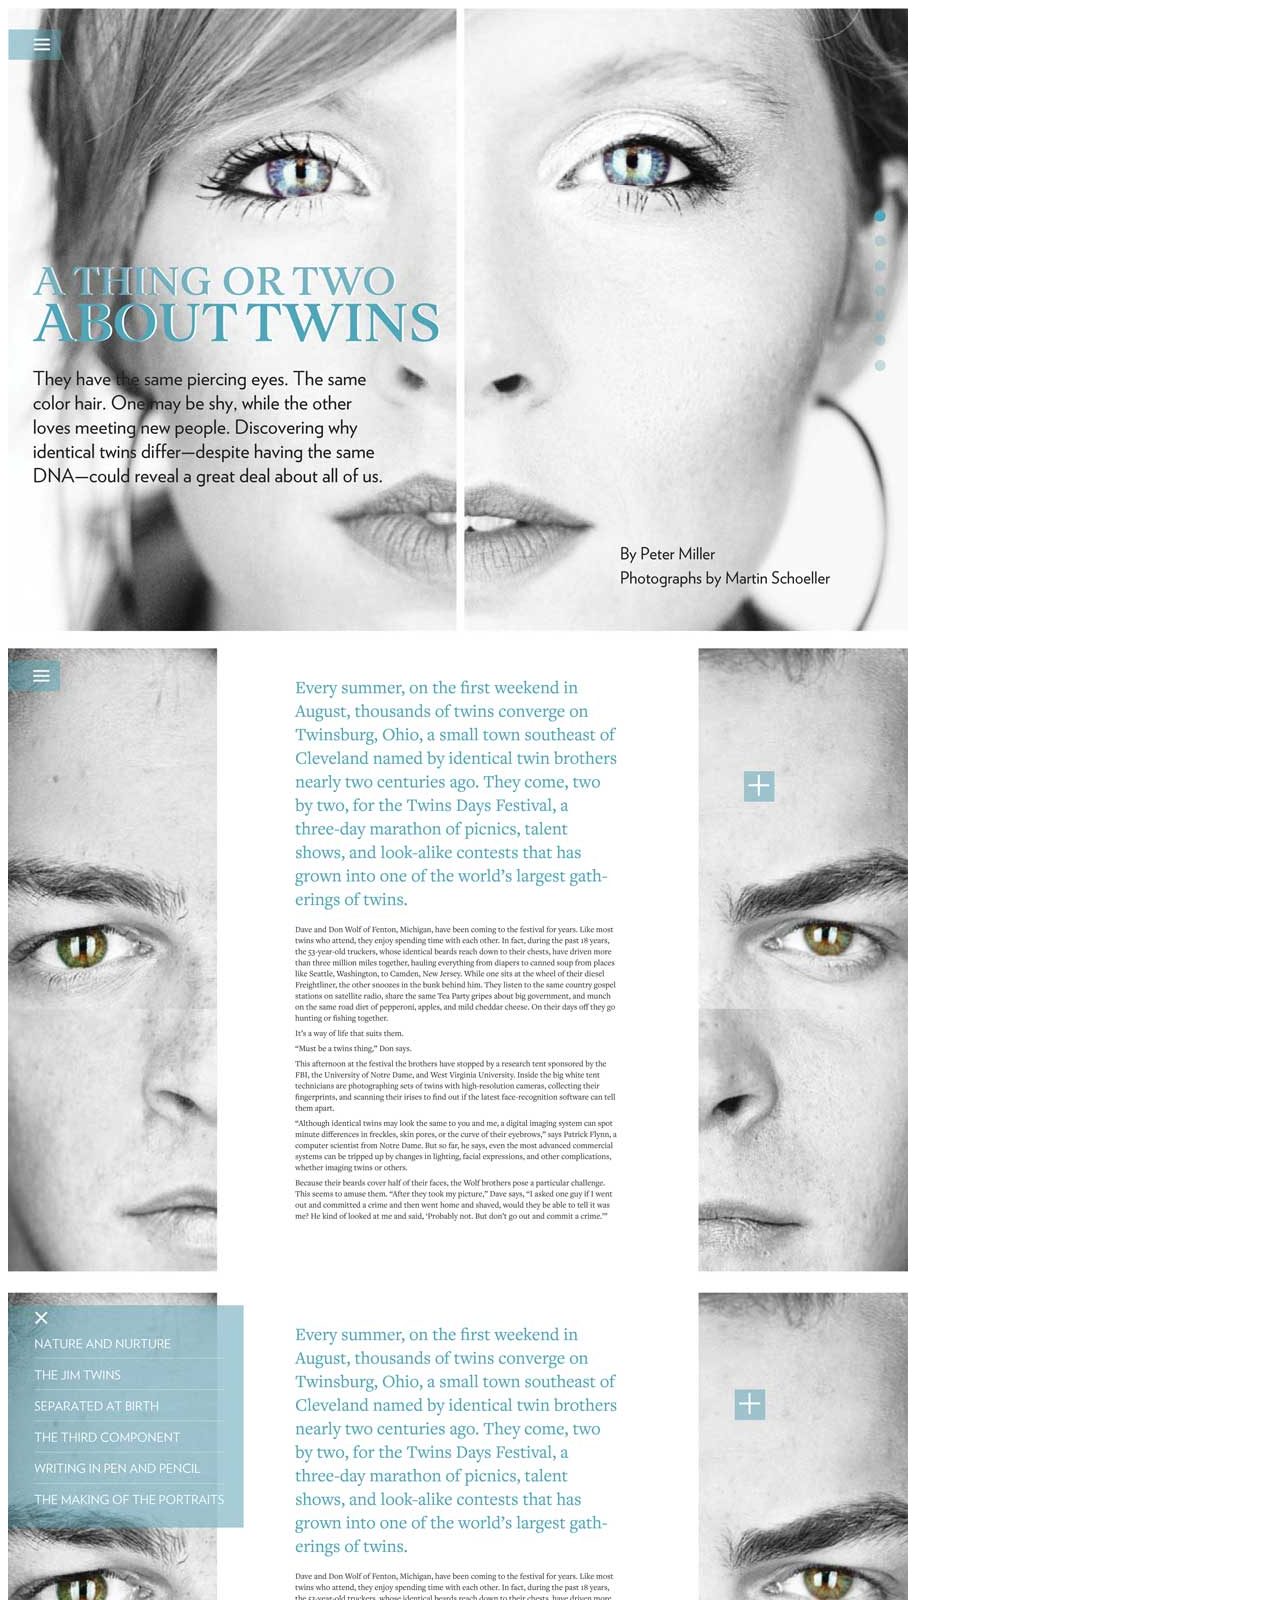
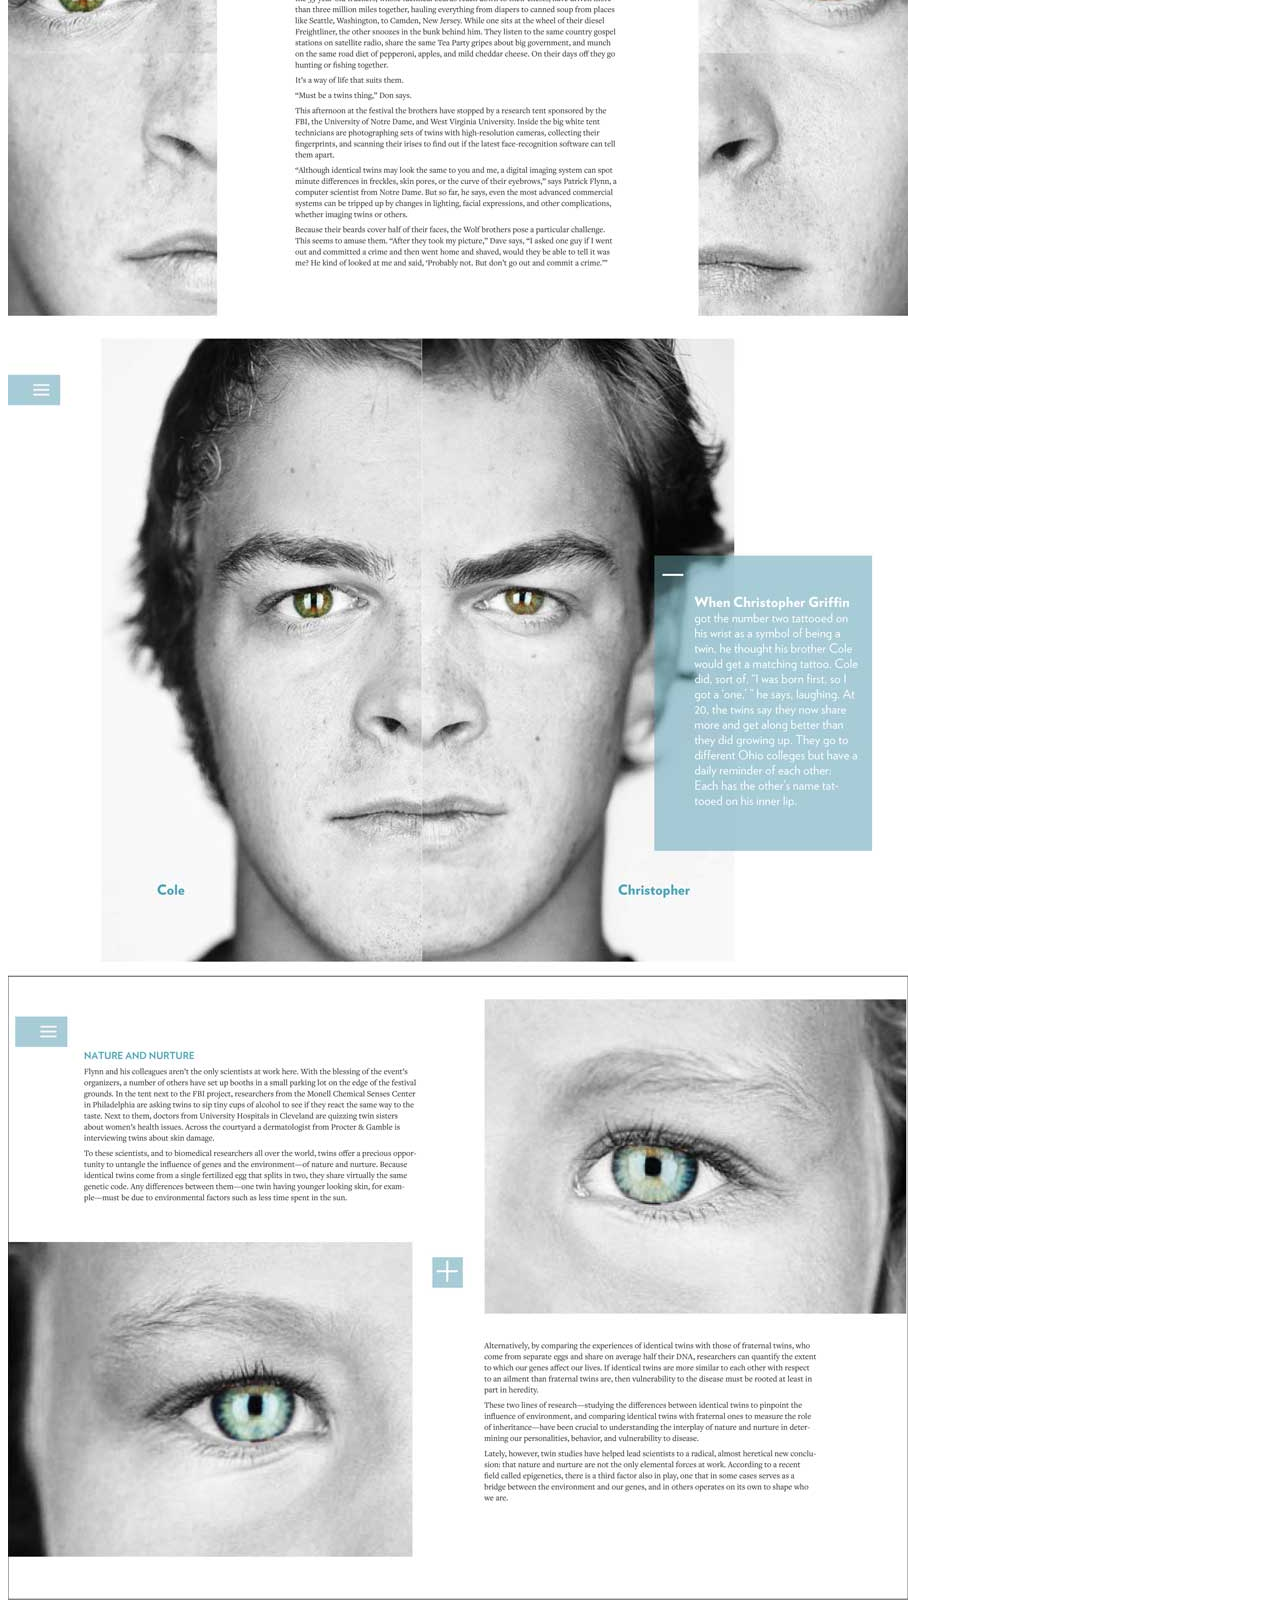
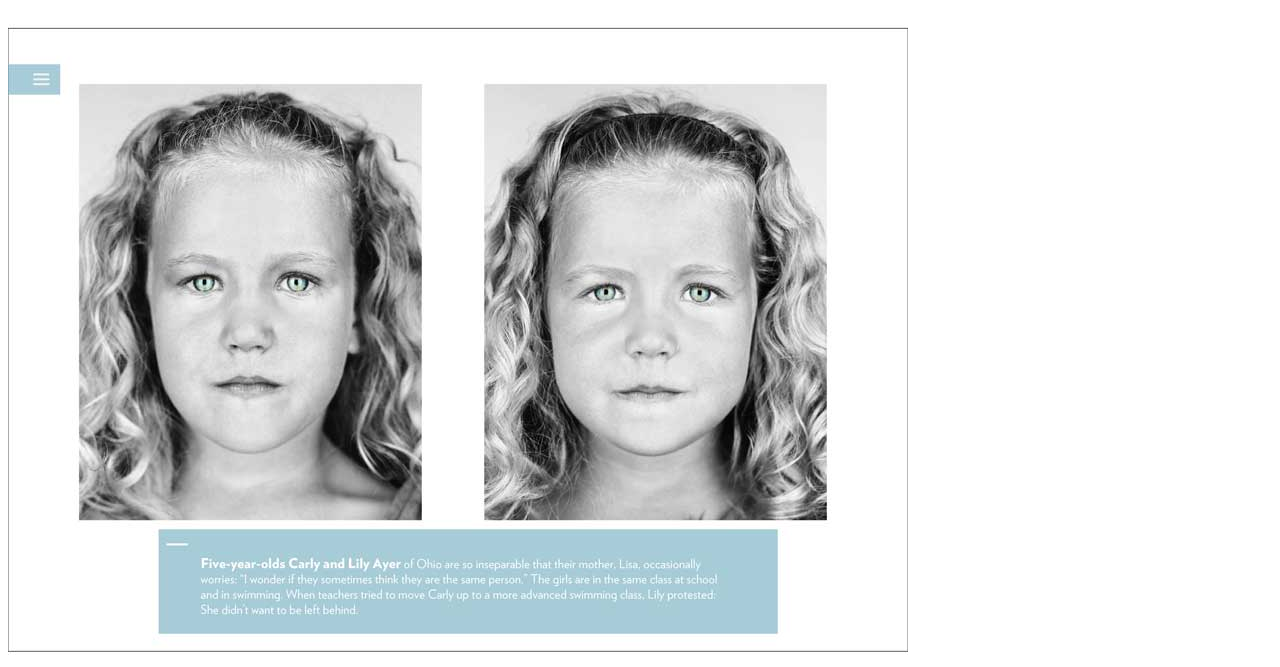
<file: ScrollSite/index2.html>
<!DOCTYPE HTML> 

<html> 

<head>
		<meta charset="utf-8"> 
	
		<title>Twins ScrollSite</title>
</head> 
<body>


	<div id="container">


		<div id = "image">

			<img src="ScrollSite_2.jpg">

		</div>	



</body>
</html>
</file>
<file: CollectionExample/stylesheet.css>
@font-face {
    font-family: 'bodonixtregular';
    src: url('BodoniXT-webfont.eot');
    src: url('BodoniXT-webfont.eot?#iefix') format('embedded-opentype'),
         url('BodoniXT-webfont.woff') format('woff'),
         url('BodoniXT-webfont.ttf') format('truetype'),
         url('BodoniXT-webfont.svg#bodonixtregular') format('svg');
    font-weight: normal;
    font-style: normal;

}
</file>
<file: MassPaint/style.css>
body, html { padding:0px; margin:0px; }

#page {
	position:relative;
}

.buttons {
	position:relative;
	z-index:2;
	padding:15px;
	float:left;
	width:150px;
}

.buttons button {
  font-size: 24px;
  padding:6px;
  background-color:white;
  border: 1px solid black;

}

.buttons button.selected {

  border: 3px solid #99FFCC;
}


.buttons .color {
	width: 30px;
	height: 30px;
}


h1 {
	font-size:15px;
	font-family: sans-serif;
	padding: 3px;
	border-bottom:2px solid #99FFCC;

}

#saveReplay {

	margin:3px;

}

#penEraser {

	margin:3px;
}

#button-save {
	width:40px;
	height:40px;
	margin:3px;
	background-color:white;
}

#button-replay {
	width:40px;
	height:40px;
	margin:3px;
	background-color:white;
}

#button-pen {
	width:40px;
	height:40px;
	margin:3px;
	background-color:white;
}

#button-eraser {
	width:40px;
	height:40px;
	margin:3px;
	background-color:white;
}




#stamp {

	margin:5px;
	margin:3px;
	position:relative;

}


#stamp #button-bubble {
	width:40px;
	height:40px;
	margin:3px;
	background-color:white;
}

#stamp #button-bubbleSmall {
	width:40px;
	height:40px;
	margin:3px;
	background-color:white;
}

#stamp #button-flowerSmall {
	width:40px;
	height:40px;
	margin:3px;
	background-color:white;
}

#stamp #button-flower{
	width:40px;
	height:40px;
	margin:3px;
	background-color:white;
}


#swatches {

}

#swatches .color {
	width:20px;
	height:20px;
	margin:3px;

}


#button-black {
	background-color:black;
}

#button-brightBlue {
	background-color:#33CCFF;
}

#button-medBlue {
	background-color:#99CCFF;
}

#button-darkBlue {
	background-color:#0093B8;
}

#button-oceanBlue {
	background-color:#CCFFFF;
}

#button-trueBlue {
	background-color:#0099FF;
}

#button-orange {
	background-color:#FFB42F;
}

#button-darkOrange {
	background-color:#CC5600;
}

#button-green {
	background-color:#0AF54B;
}

#button-darkGreen {
	background-color:#4A8C00;
}

#button-yellow {
	background-color:#F3EF00;
}

#button-darkYellow {
	background-color:#CBC700;
}

#button-spongeYellow {
	background-color:#FFFF00;
}

#button-brown {
	background-color:#996600;
}

#button-red {
	background-color:#E62E00;
}

#button-purple {
	background-color:#CC00CC;
}

#button-pink {
	background-color:#FF92EB;
}

#button-sand {
	background-color:#FFFFCC;
}


#button-greyGreen {
	background-color:#006666;
}

#button-seaweed {
	background-color:#849822;
}

#button-sandDark {
	background-color:#E6E6B8;
}

#button-white {
	background-color:white;
}

#button-gray {
	background-color:#B3BAB3;
}

#button-lightGray {
	background-color:#DEE1DE;
}


#lineWeight {

}



#button-lineLight {
	width: 5px;
	height:1px;
	background-color:black;
}

#button-lineReg {
	width:10px;
	height:20px;
	background-color:black;
}

#button-lineMed {
	width:10px;
	height:30px;
	background-color:black;
}

#button-lineBold {
	width:10px;
	height:40px;
	background-color:black;

}

#button-lineBlack {
	width:10px;
	height:50px;
	background-color:black;
}

#button-lineUltra {
	width:10px;
	height:60px;
	background-color:black;
}

#button-lineSuper {
	width:10px;
	height:70px;
	background-color:black;
}

#patrick {
	position:absolute;
	float:right;
}
</file>
<file: addImage/style.css>
/* Meyer Reset */
/* http://meyerweb.com/eric/tools/css/reset/ 
   v2.0 | 20110126
   License: none (public domain)
*/

html, body, div, span, applet, object, iframe,
h1, h2, h3, h4, h5, h6, p, blockquote, pre,
a, abbr, acronym, address, big, cite, code,
del, dfn, em, img, ins, kbd, q, s, samp,
small, strike, strong, sub, sup, tt, var,
b, u, i, center,
dl, dt, dd, ol, ul, li,
fieldset, form, label, legend,
table, caption, tbody, tfoot, thead, tr, th, td,
article, aside, canvas, details, embed, 
figure, figcaption, footer, header, hgroup, 
menu, nav, output, ruby, section, summary,
time, mark, audio, video {
	margin: 0;
	padding: 0;
	border: 0;
	font-size: 100%;
	font: inherit;
	vertical-align: baseline;
}
/* HTML5 display-role reset for older browsers */
article, aside, details, figcaption, figure, 
footer, header, hgroup, menu, nav, section {
	display: block;
}
body {
	line-height: 1;
}
ol, ul {
	list-style: none;
}
blockquote, q {
	quotes: none;
}
blockquote:before, blockquote:after,
q:before, q:after {
	content: '';
	content: none;
}
table {
	border-collapse: collapse;
	border-spacing: 0;
}


/* END RESET */


h1 {
	font-family: sans-serif;
	font-size:40px;
	border-bottom: 3px solid rgb(249, 223, 94);
}

#container{
	margin: 0px auto;
	width:85%;
	margin: 5%;
	background-color:white;
	border: 1px solid white;
	box-shadow: 10px 10px 5px white;
}

div {
	float:right;
	width:30%;
	margin:2%;
	background-color:white;
	padding:3%;
	border: 1px solid black;
	box-shadow: 9px 9px 4px #E4E2E2;
}

img {
	width:100%;
}

h4 {
	font-family:sans-serif;
	font-size:10px;
	padding:2%;
}

h5 {
	font-family:sans-serif;
	font-size:15px;
	padding:2%;
	color:red;
}

h3 {
	font-family:sans-serif;
	font-size:18px;
	padding:2%;
}
</file>
<file: Collection/style.css>
/* Meyer Reset */
/* http://meyerweb.com/eric/tools/css/reset/ 
   v2.0 | 20110126
   License: none (public domain)
*/

html, body, div, span, applet, object, iframe,
h1, h2, h3, h4, h5, h6, p, blockquote, pre,
a, abbr, acronym, address, big, cite, code,
del, dfn, em, img, ins, kbd, q, s, samp,
small, strike, strong, sub, sup, tt, var,
b, u, i, center,
dl, dt, dd, ol, ul, li,
fieldset, form, label, legend,
table, caption, tbody, tfoot, thead, tr, th, td,
article, aside, canvas, details, embed, 
figure, figcaption, footer, header, hgroup, 
menu, nav, output, ruby, section, summary,
time, mark, audio, video {
	margin: 0;
	padding: 0;
	border: 0;
	font-size: 100%;
	font: inherit;
	vertical-align: baseline;
}
/* HTML5 display-role reset for older browsers */
article, aside, details, figcaption, figure, 
footer, header, hgroup, menu, nav, section {
	display: block;
}
body {
	line-height: 1;
}
ol, ul {
	list-style: none;
}
blockquote, q {
	quotes: none;
}
blockquote:before, blockquote:after,
q:before, q:after {
	content: '';
	content: none;
}
table {
	border-collapse: collapse;
	border-spacing: 0;
}


/* END RESET */

#wrapper {
	margin:0px auto;
	width:100%;
}

#content {
	margin:0px auto;
	width:100%;
	margin-top:0%;
}

img {
	width:100%;
}

h1 {
	font-family:sans-serif;
	font-size:25px;
	padding-bottom:3%;
}

p {
	font-size:16px;
	padding-bottom:3%;
}
</file>
<file: CollectionExample/style.css>
/* Meyer Reset */
/* http://meyerweb.com/eric/tools/css/reset/ 
   v2.0 | 20110126
   License: none (public domain)
*/

html, body, div, span, applet, object, iframe,
h1, h2, h3, h4, h5, h6, p, blockquote, pre,
a, abbr, acronym, address, big, cite, code,
del, dfn, em, img, ins, kbd, q, s, samp,
small, strike, strong, sub, sup, tt, var,
b, u, i, center,
dl, dt, dd, ol, ul, li,
fieldset, form, label, legend,
table, caption, tbody, tfoot, thead, tr, th, td,
article, aside, canvas, details, embed, 
figure, figcaption, footer, header, hgroup, 
menu, nav, output, ruby, section, summary,
time, mark, audio, video {
  margin: 0;
  padding: 0;
  border: 0;
  font-size: 100%;
  font: inherit;
  vertical-align: baseline;
}
/* HTML5 display-role reset for older browsers */
article, aside, details, figcaption, figure, 
footer, header, hgroup, menu, nav, section {
  display: block;
}
body {
  line-height: 1;
}
ol, ul {
  list-style: none;
}
blockquote, q {
  quotes: none;
}
blockquote:before, blockquote:after,
q:before, q:after {
  content: '';
  content: none;
}
table {
  border-collapse: collapse;
  border-spacing: 0;
}


/* END RESET */



body {
  font-family:Arial;
}

#logoContainer{
  margin:0px auto;
  width:40%;
  margin-top:3%;
  margin-bottom:4%;
}

#logo {
  margin:0px auto;
  width:100%;
}


#filter-bar-wrapper {
 z-index:2;
 position:relative;
 float:left;
 background-color:purple;
 width:10%;


}

#filter-bar {
  width:80%;
  text-align:left;
  height:40px;
  padding-top:10px;
  float:left;
  position:absolute;
  left:30px;
}

button {
  font-size:14px;
  margin-bottom:5px;
}

h5 {
  font-family: 'MyWebFont', BodoniXT, serif; 
  font-size:24px;
  border-bottom:3px black solid;
  padding-bottom:3px;



}


h6 {
  font-family: 'MyWebFont', BodoniXT, serif; 
  font-size:20px;
  padding-bottom:5px;
  padding-top:20px;
  margin-bottom:5px;
  border-bottom: 1px black solid;

}

#collectionWrapper {
  position:relative;
  float:right;
  width:85%;


}

.collection {

}


.item {
  width: 20%;
  list-style-type:none;
  padding:2%;
  float:left;
  cursor:pointer;
  border-radius:5px;
}

.category {
  background-color:white;
  border:0px;
  border-radius:5px;
  padding:5px;
}

.category.selected {
  background-color:black;
  color:white;
}

.season {
  background-color:white;
  border:0px;
  border-radius:5px;
  padding:5px;
}

.season.selected {
  background-color:black;
  color:white;
}

#search  {
  padding:5px;
  margin-top:25px;


}


.thumbnail {
  width:100%;
}


.item-big { width: 300px; }


.overlay {
  position:fixed;
  height:100%;
  width:100%;
  left:0;
  top:0;
  background-color:rgba(0,0,0,0.7);
  z-index: 3;
  display:none;
}

h1 {
  display:none;
}

p {
  font-family: 'MyWebFont', BodoniXT, serif; 
  font-size:15px;
  line-height:1.4em;
  margin-left:2%;
  margin-top:2%;
}

.modal {
  width: 60%;
  position: fixed;
  top: 2%;
  margin: 0 auto;
  left: 0;
  right: 0;
  background-color:white;
  padding-bottom:15px;
  
  border-radius:10px;
  z-index:4;
  display:none;
  max-height:90%;
  overflow:auto;
}

.modal img { width:100%; height: 100%; }
</file>
<file: Robot/style.css>
/* Meyer Reset */
/* http://meyerweb.com/eric/tools/css/reset/ 
   v2.0 | 20110126
   License: none (public domain)
*/

html, body, div, span, applet, object, iframe,
h1, h2, h3, h4, h5, h6, p, blockquote, pre,
a, abbr, acronym, address, big, cite, code,
del, dfn, em, img, ins, kbd, q, s, samp,
small, strike, strong, sub, sup, tt, var,
b, u, i, center,
dl, dt, dd, ol, ul, li,
fieldset, form, label, legend,
table, caption, tbody, tfoot, thead, tr, th, td,
article, aside, canvas, details, embed, 
figure, figcaption, footer, header, hgroup, 
menu, nav, output, ruby, section, summary,
time, mark, audio, video {
	margin: 0;
	padding: 0;
	border: 0;
	font-size: 100%;
	font: inherit;
	vertical-align: baseline;
}
/* HTML5 display-role reset for older browsers */
article, aside, details, figcaption, figure, 
footer, header, hgroup, menu, nav, section {
	display: block;
}
body {
	line-height: 1;
}
ol, ul {
	list-style: none;
}
blockquote, q {
	quotes: none;
}
blockquote:before, blockquote:after,
q:before, q:after {
	content: '';
	content: none;
}
table {
	border-collapse: collapse;
	border-spacing: 0;
}


/* END RESET */

@-webkit-keyframes spin {
  0%   {-webkit-transform: rotate(0deg);}
  100% {-webkit-transform: rotate(-360deg);}
}

@-webkit-keyframes up {
   0%    {-webkit-transform: translate(0px, 200%);}
   50%	 {-webkit-transform: translate(0px, 60%);}
   100%  {-webkit-transform: translate(0px, 200%);}
 }

 @-webkit-keyframes across {
    0%    {-webkit-transform: translate(1500px, -30px);}
    100%  {-webkit-transform: translate(-400px, -30px);}
  }


#bodyContainer {
	margin: 0px auto;
	background-color:rgb(211, 236, 236);
	width:80%;}

#topContainer {
	margin: 0px auto;
	background-color:rgb(211, 236, 236);
	width:80%;
	padding:5%;}
	
h1 {
	font-family:sans-serif;
	font-size:35px;
	text-transform: uppercase;
}

#spring {
	font-family:serif;
	font-style:italic;
	font-size:20px;
	color:rgb(250, 62, 205);

}

#rossText {
	font-family:sans-serif;
	font-size:20px;
	text-transform:uppercase;
	color: rgb(250, 62, 205);
	width:330%;
}

#ross {
	height:270%;
	width:280%;
}

#RossCan {
	position:relative;
-webkit-animation: across 10s linear infinite;
	height:10%;
	width:10%;
	z-index:1;

}


#puffOne { 
	height:80px;
	width:300px;
	border-radius:50%;
	background-color:white;
	position:absolute;
	top:200px;
}


#flowerContainer {
	margin:0px auto;
	width:50%;
	height: 500px;
	background-color:rgb(211, 236, 236);
	position:relative;
	margin-top:20%;
}


#sunText {
	font-size:5px;
	z-index:1;
	position:relative;
	opacity:0%;
	
}

#center {
	width:50px;
	height: 50px;
	border-radius: 50%;
	background-color:#CCFF33;
	position: absolute;
	margin:0px auto;
	margin-top:10%;
	right:50%;
	transition: all 2s ease;
	z-index:1;

	

}

#center:hover {
	background:#FF9900;
	-webkit-transform: scale(3);
	        -ms-transform: scale(3);
	        transform: scale(3);
			border-radius: 0%;
}

#center:hover #sunText {
	opacity: 100%;
}

.petal {
	width:75px;
	height:75px;
	background-color:#9933FF;
	transition: all .7s ease;
	position:absolute;
	  -webkit-animation: spin 2s linear infinite;
	  

}

#center:hover .petal
{
    
		background-color:red;
		transform: rotate(360deg);
		
}


#petalOne {
	right: 60px;
}

#petalTwo {
	left: 60px;
}

#petalThree {
	top: 60px;
	left:-12px;
}

#petalFour {
	bottom: 60px;
	left: -12px;
}



#stem {
	height:250px;
	width:10px;
	background-color:rgb(33, 187, 33);
	position: absolute;
	right:53%;
	top:50%;

}

.leaf {
	height:10px;
	width:10px;
	background-color:rgb(33, 187, 33);
		transition: all .7s ease;

	
}

#leafOne {
	position:absolute;
	right:50%;
	top:25%;
		transform-origin: 100% 0%;
}

#leafTwo {
	position: absolute;
	left:50%;
	top:65%;
		transform-origin: 0% 50%;
}

.leaf:hover {
	
	        -webkit-transform: scale(5);
	        -ms-transform: scale(5);
	        transform: scale(5);
}

#footer {
	width:100%;
	height:15%;
	background-color:rgb(33, 187, 33)
	;
}

.grass {
	width: 0;
	height: 0;
	border-left: 4px solid transparent;
	border-right: 4px solid transparent;
	border-bottom: 200px solid rgb(33, 187, 33);
	position:absolute;
		-webkit-animation: up 4s linear infinite;}
	
#grassOne {
	top: 650px;
}
#grassTwo {
	top: 650px;
	left: 200px;
}
#grassThree {
	top: 650px;
	left:250px;
}
#grassFour {
	top: 650px;
	left: 300px;
}
#grassFive {
	top: 650px;
	left: 350px;
}
#grassSix {
	top: 650px;
	left: 400px;
}
#grassSeven {
	top: 650px;
	left: 450px;
}

#grassEight {
	top: 650px;
	left: 500px;
}

#grassNine {
	top: 650px;
	left: 550px;
}
#grassTen {
	top: 650px;
	left: 600px;
}

#grassEleven {
	top: 650px;
	left: 650px;
}
#grassTwelve {
	top: 650px;
	left: 690px;
}

#grassThirteen {
	top: 650px;
	left: 740px;
}

#grassFourteen {
	top: 650px;
	left: 790px;
}

#grassFifteen {
	top: 650px;
	left: 840px;
}

#grassSixteen {
	top: 650px;
	left: 890px;
}

#grassSeventeen {
	top: 650px;
	left: 940px;
}

#grassEighteen {
	top: 650px;
	left: 990px;
}

#grassNineteen {
	top: 650px;
	left: 1040px;
}

#grassTwenty {
	top: 650px;
	left: 1090px;
}

#grassTwentyOne {
	top: 650px;
	left: 1140px;
}

#grassTwentyTwo {
	top: 650px;
	left: 1190px;
}

#grassTwentyThree {
	top: 650px;
	left: 1240px;
}

#grassTwentyFour {
	top: 650px;
	left: 1290px;
}
</file>
<file: ScrollSite/style.css>
/* Meyer Reset */
/* http://meyerweb.com/eric/tools/css/reset/ 
   v2.0 | 20110126
   License: none (public domain)
*/

html, body, div, span, applet, object, iframe,
h1, h2, h3, h4, h5, h6, p, blockquote, pre,
a, abbr, acronym, address, big, cite, code,
del, dfn, em, img, ins, kbd, q, s, samp,
small, strike, strong, sub, sup, tt, var,
b, u, i, center,
dl, dt, dd, ol, ul, li,
fieldset, form, label, legend,
table, caption, tbody, tfoot, thead, tr, th, td,
article, aside, canvas, details, embed, 
figure, figcaption, footer, header, hgroup, 
menu, nav, output, ruby, section, summary,
time, mark, audio, video {
	margin: 0;
	padding: 0;
	border: 0;
	font-size: 100%;
	font: inherit;
	vertical-align: baseline;
}
/* HTML5 display-role reset for older browsers */
article, aside, details, figcaption, figure, 
footer, header, hgroup, menu, nav, section {
	display: block;
}
body {
	line-height: 1;
}
ol, ul {
	list-style: none;
}
blockquote, q {
	quotes: none;
}
blockquote:before, blockquote:after,
q:before, q:after {
	content: '';
	content: none;
}
table {
	border-collapse: collapse;
	border-spacing: 0;
}


/* END RESET */



#container {
	margin:0px auto;
	width:100%;
	background-color:white;
}



#top {
	margin: 0px auto;
	width:100%;
	position:relative;
}

#nav {
	position:absolute;
	top:25%;
	right:2%;

}

.menu {
	position:fixed;
	z-index:20;
}

.menu a {
	display:block;
	width:15px;
	height:15px;
	border-radius:50%;
	background-color:#B2D9D9;
	transition: background-color 500ms ease;

}

.menu li {
	margin-top:100%;
}

.menu a.selected {
	background-color: #1F5050;
}

#imageTop{
	width:100%;
}

#imageTopLeft {
	position:absolute;
	height:100%;
	top:0%;
	left:17%;
	opacity:0;
	transition: opacity 2s ease;
}

#imageTopLeft:hover {
	opacity:1;
}

#imageTopRight {
	position:absolute;
	height:100%;
	top:0%;
	left:50%;
	opacity:0;
	transition: opacity 2s ease;
}

#imageTopRight:hover {
	opacity:1;
}



#title {
	font-family: 'Cutive', serif;
	font-weight:400;
	font-size:55px;
	text-transform:uppercase;
	color:#3ea1a1;
	position:absolute;
	left:3%;
	top:450px;

}

#credit {
	position:absolute;
	right:3%;
	top:650px;
}


#leadIn {
	font-size:30px;
	line-height:1.6em;
	color:#3ea1a1;	
}


#twinStory1 {
	background-color:rgba(62, 161, 161, 0.5 );
	color:white;
	position:absolute;
	width:39%;
	left:-50%;
	top:68%;
	padding:3%;
	font-family: 'Open Sans', sans-serif;
	font-weight:400;
	font-size:11px;
	line-height:2em;
	opacity:0;
}

#twinStory1.on-page {
	opacity:1;
	transition: opacity 4s ease;
}

#twinStory2 {
	background-color:rgba(62, 161, 161, 0.5);
	color:white;
	position:absolute;
	width:39%;
	right:-50%;
	top:51%;
	padding:3%;
	font-family: 'Open Sans', sans-serif;
	font-weight:400;
	font-size:11px;
	line-height:2em;
	opacity:0;
}

#twinStory2.on-page {
	opacity:1;
	transition: opacity 4s ease;
}

#twinStory3 {
	background-color:rgba(62, 161, 161, 0.5);
	color:white;
	position:absolute;
	width:39%;
	left:-50%;
	top:29.5%;
	padding:3%;
	font-family: 'Open Sans', sans-serif;
	font-weight:400;
	font-size:11px;
	line-height:2em;
	opacity:0;
}

#twinStory3.on-page {
	opacity:1;
	transition: opacity 4s ease;
}

#twinStory4 {
	background-color:rgba(62, 161, 161, 0.5);
	color:white;
	position:absolute;
	width:39%;
	right:-50%;
	top:25%;
	padding:3%;
	font-family: 'Open Sans', sans-serif;
	font-weight:400;
	font-size:11px;
	line-height:2em;
	opacity:0;
}

#twinStory4.on-page {
	opacity:1;
	transition: opacity 4s ease;
}

#twinStory5 {
	background-color:rgba(62, 161, 161, 0.5);
	color:white;
	position:absolute;
	width:39%;
	left:-50%;
	top:31%;
	padding:3%;
	font-family: 'Open Sans', sans-serif;
	font-weight:400;
	font-size:11px;
	line-height:2em;
	opacity:0;
}

#twinStory5.on-page {
	opacity:1;
	transition: opacity 4s ease;
}

#twinStory6 {
	background-color:rgba(62, 161, 161, 0.5);
	color:white;
	position:absolute;
	width:39%;
	right:-50%;
	top:37%;
	padding:3%;
	font-family: 'Open Sans', sans-serif;
	font-weight:400;
	font-size:11px;
	line-height:2em;
	opacity:0;
}

#twinStory6.on-page {
	opacity:1;
	transition: opacity 4s ease;
}

.section {
	position:relative;
}

#imageLeft {
	position:absolute;
	width:45%;
	left:-50%;
	opacity:0;

}

#imageLeft.on-page {
	opacity: 1;
	transition: opacity 4s ease;
}

#imageRight{
	position:absolute;
	width:45%;
	right:-50%;
	opacity:0;
}


#imageRight.on-page {
	opacity: 1;
	transition: opacity 4s ease;
}

#imageLeft2 {
	position:absolute;
	width:45%;
	left:-50%;
	opacity:0;

}

#imageLeft2.on-page {
	opacity: 1;
	transition: opacity 4s ease;
}

#imageRight2 {
	position:absolute;
	width:45%;
	right:-50%;
	opacity:0;
}


#imageRight2.on-page {
	opacity: 1;
	transition: opacity 4s ease;
}

#imageLeft3 {
	position:absolute;
	width:45%;
	left:-50%;
	opacity:0;

}

#imageLeft3.on-page {
	opacity: 1;
	transition: opacity 4s ease;
}

#imageRight3 {
	position:absolute;
	width:45%;
	right:-50%;
	opacity:0;
}


#imageRight3.on-page {
	opacity: 1;
	transition: opacity 4s ease;
}

#imageLeft4 {
	position:absolute;
	width:45%;
	left:-50%;
	opacity:0;

}

#imageLeft4.on-page {
	opacity: 1;
	transition: opacity 4s ease;
}

#imageRight4 {
	position:absolute;
	width:45%;
	right:-50%;
	opacity:0;
}


#imageRight4.on-page {
	opacity: 1;
	transition: opacity 4s ease;
}

#imageLeft5 {
	position:absolute;
	width:45%;
	left:-50%;
	opacity:0;

}

#imageLeft5.on-page {
	opacity: 1;
	transition: opacity 4s ease;
}

#imageRight5 {
	position:absolute;
	width:45%;
	right:-50%;
	opacity:0;
}


#imageRight5.on-page {
	opacity: 1;
	transition: opacity 4s ease;
}

#imageLeft6 {
	position:absolute;
	width:45%;
	left:-50%;
	opacity:0;

}

#imageLeft6.on-page {
	opacity: 1;
	transition: opacity 4s ease;
}

#imageRight6 {
	position:absolute;
	width:45%;
	right:-50%;
	opacity:0;
}


#imageRight6.on-page {
	opacity: 1;
	transition: opacity 4s ease;
}



#textBlock {
	margin:0px auto;
	width:50%;
	background-color:white;
	padding-left:5%;
	padding-right:5%;

}

.marta {
	top:43%;
}

.mirror {
	top:64%;
}

.curly {
	top:20%;
}


.mainText {
	font-family: 'PT Serif', serif;
	line-height: 1.75em;
	
}

#endCredit {
	font-family: 'PT Serif', serif;
	line-height: 1.65em;
	text-transform:italic;
	font-size:12px;
	padding-bottom:10%;
}


h2  {
	font-family: 'Open Sans', sans-serif;
	font-weight:400;
	font-size:15px;
	line-height:1.75em;
	text-transform:uppercase;
	color:#3ea1a1;

}

h3 {
	font-family: 'Open Sans', sans-serif;
	font-weight: 700;
	font-size:20px;
	color:#3ea1a1;
	padding-top:3%;
	padding-bottom:1%;
	text-transform:uppercase;
	text-align:center;
}
</file>
